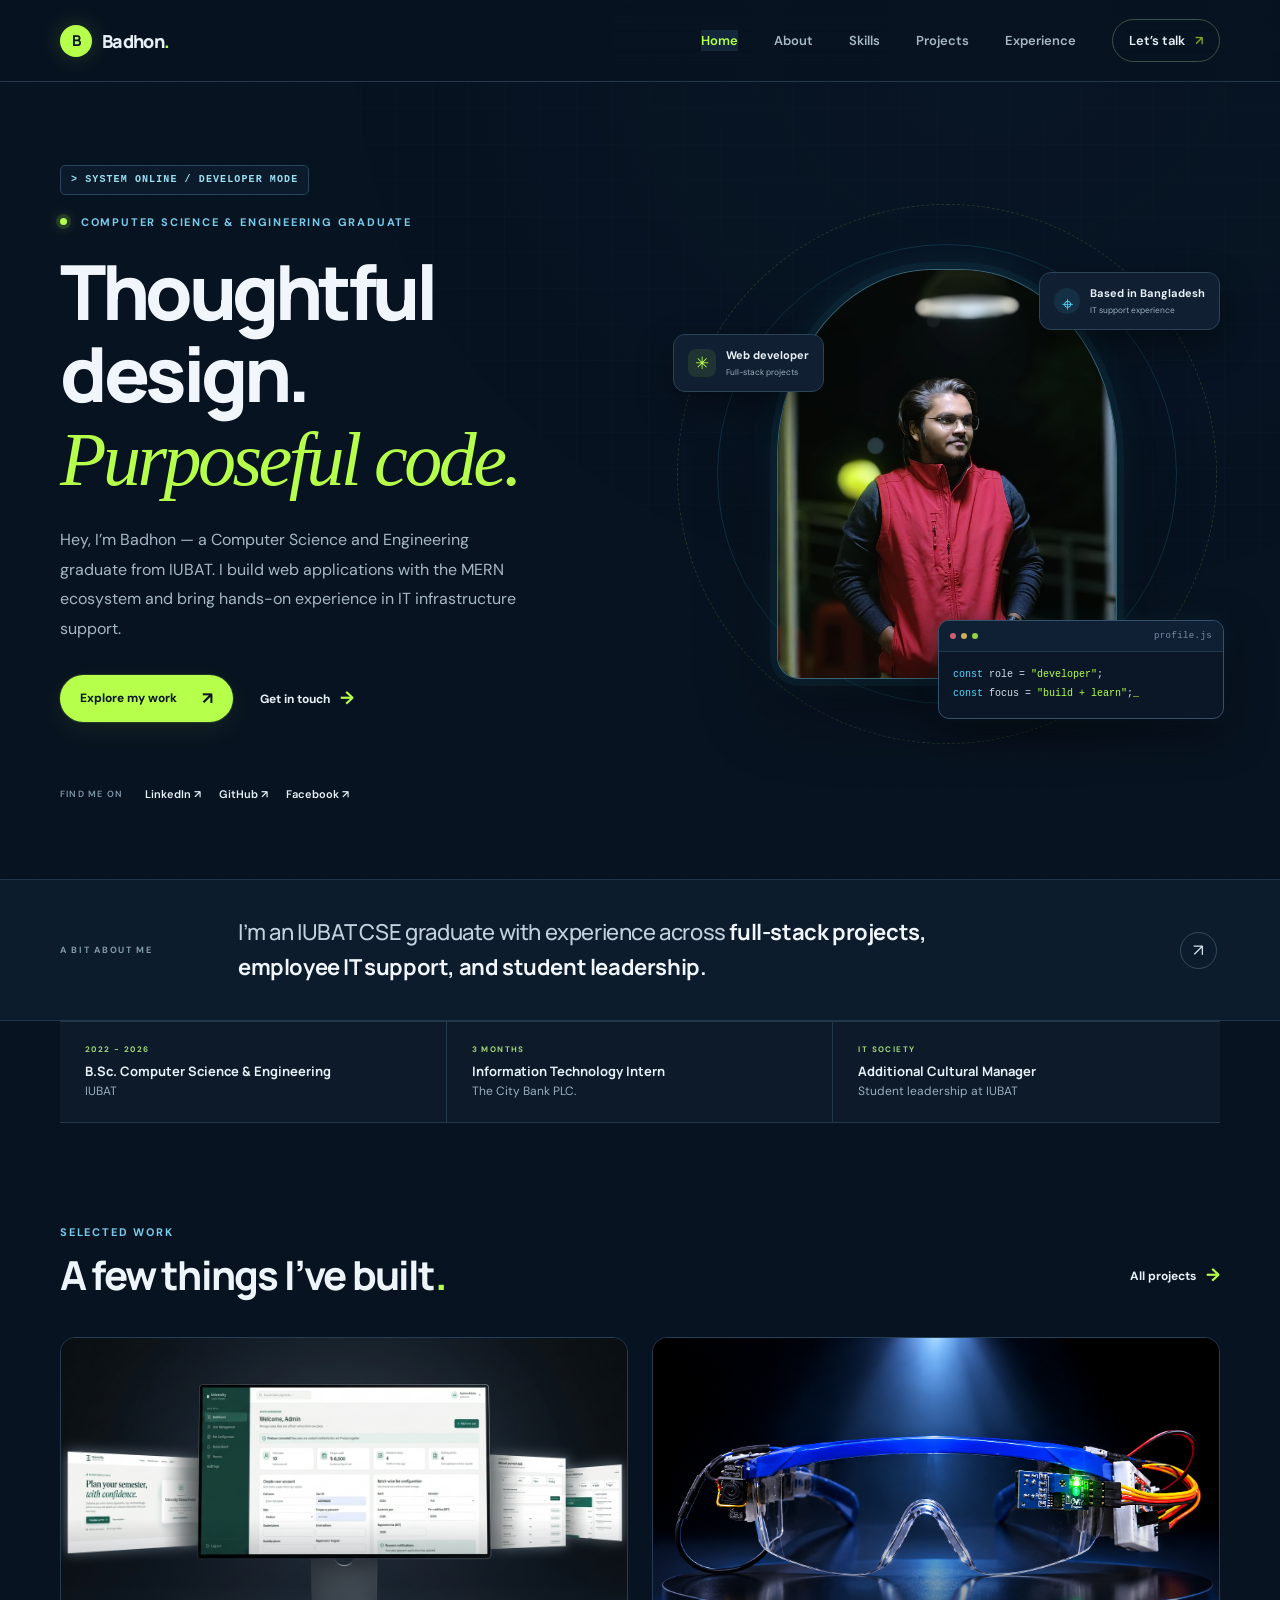
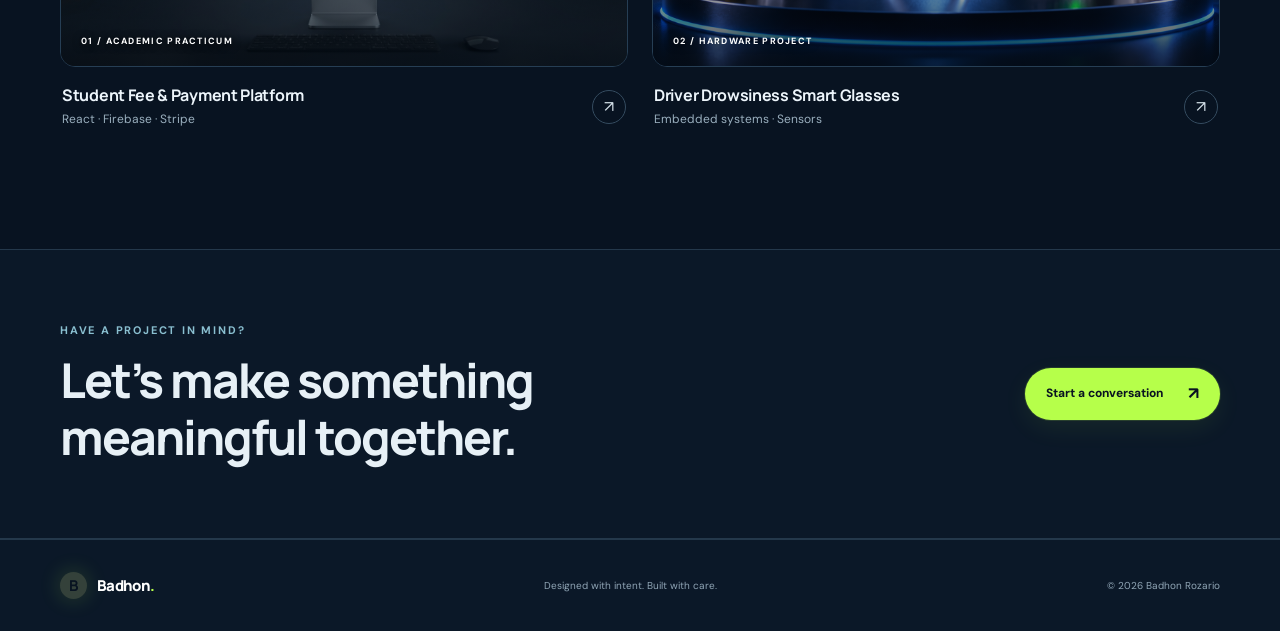
<file: index.html>
<!doctype html>
<html lang="en">
<head>
  <meta charset="utf-8">
  <meta name="viewport" content="width=device-width, initial-scale=1">
  <meta name="theme-color" content="#081321">
  <meta name="description" content="Badhon Rozario is a Computer Science graduate and web developer building thoughtful, user-friendly digital experiences.">
  <title>Badhon Rozario — Web Developer</title>
  <link rel="preconnect" href="https://fonts.googleapis.com">
  <link rel="preconnect" href="https://fonts.gstatic.com" crossorigin>
  <link href="https://fonts.googleapis.com/css2?family=DM+Sans:wght@400;500;600;700&family=Manrope:wght@400;500;600;700;800&display=swap" rel="stylesheet">
  <link rel="stylesheet" href="css/style.css">
  <script src="js/script.js" defer></script>
</head>
<body>
  <header class="site-header"><nav class="nav container" aria-label="Main navigation">
    <a class="brand" href="index.html" aria-label="Badhon Rozario home"><span class="brand-mark">B</span><span>Badhon<span class="brand-dot">.</span></span></a>
    <button class="menu-toggle" aria-label="Open navigation" aria-expanded="false" aria-controls="primary-navigation"><span></span><span></span></button>
    <div class="nav-links" id="primary-navigation"><a class="active" href="index.html">Home</a><a href="about.html">About</a><a href="skills.html">Skills</a><a href="projects.html">Projects</a><a href="experience.html">Experience</a><a class="nav-contact" href="contact.html">Let’s talk <span>↗</span></a></div>
  </nav></header>
  <main>
    <section class="hero container">
      <div class="hero-copy reveal">
        <p class="eyebrow"><span class="status-dot"></span> COMPUTER SCIENCE &amp; ENGINEERING GRADUATE</p>
        <h1>Thoughtful design.<br><span>Purposeful code.</span></h1>
        <p class="hero-lede">Hey, I’m Badhon — a Computer Science and Engineering graduate from IUBAT. I build web applications with the MERN ecosystem and bring hands-on experience in IT infrastructure support.</p>
        <div class="hero-actions"><a class="button button-dark" href="projects.html">Explore my work <span>↗</span></a><a class="text-link" href="contact.html">Get in touch <span>→</span></a></div>
        <div class="hero-social"><span>FIND ME ON</span><a href="https://www.linkedin.com/in/badhon-rozario-1b31371a1" target="_blank" rel="noreferrer">LinkedIn ↗</a><a href="https://github.com/BadhonRozario" target="_blank" rel="noreferrer">GitHub ↗</a><a href="https://www.facebook.com/rozario.badhon.27" target="_blank" rel="noreferrer">Facebook ↗</a></div>
      </div>
      <div class="hero-visual reveal" aria-label="Portrait of Badhon Rozario">
        <div class="visual-orbit orbit-one"></div><div class="visual-orbit orbit-two"></div>
        <div class="portrait-frame"><img src="Images/Badhon.webp" alt="Badhon Rozario" fetchpriority="high"></div>
        <div class="floating-card card-role"><span class="mini-icon">✳</span><span><b>Web developer</b><small>Full-stack projects</small></span></div>
        <div class="floating-card card-location"><span class="location-pin">⌖</span><span><b>Based in Bangladesh</b><small>IT support experience</small></span></div>
        <aside class="terminal-card" aria-label="Developer profile snippet"><span class="terminal-bar"><i></i><i></i><i></i><b>profile.js</b></span><code><i>const</i> role = <b>"developer"</b>;<br><i>const</i> focus = <b>"build + learn"</b>;<span class="terminal-cursor">_</span></code></aside>
      </div>
    </section>
    <section class="intro-strip"><div class="container intro-inner"><span class="intro-label">A BIT ABOUT ME</span><p>I’m an IUBAT CSE graduate with experience across <strong>full-stack projects, employee IT support, and student leadership.</strong></p><a href="about.html" class="circle-link" aria-label="Read more about me">↗</a></div></section>
    <section class="home-highlights container"><div><span>2022 - 2026</span><b>B.Sc. Computer Science & Engineering</b><small>IUBAT</small></div><div><span>3 MONTHS</span><b>Information Technology Intern</b><small>The City Bank PLC.</small></div><div><span>IT SOCIETY</span><b>Additional Cultural Manager</b><small>Student leadership at IUBAT</small></div></section>
    <section class="home-work container section-pad">
      <div class="section-heading"><div><p class="eyebrow">SELECTED WORK</p><h2>A few things I’ve built<span class="brand-dot">.</span></h2></div><a class="text-link" href="projects.html">All projects <span>→</span></a></div>
      <div class="work-grid">
        <a class="work-card" href="projects.html"><div class="work-art project-art-photo"><img class="project-photo" src="Images/projects/student-fee-platform.jpg" alt="Screenshot of the university student fee and payment platform" loading="lazy" decoding="async"><span class="project-photo-shade" aria-hidden="true"></span><span class="art-index">01 / ACADEMIC PRACTICUM</span></div><div class="work-meta"><div><h3>Student Fee &amp; Payment Platform</h3><p>React · Firebase · Stripe</p></div><span class="work-arrow">↗</span></div></a>
        <a class="work-card" href="projects.html"><div class="work-art project-art-photo"><img class="project-photo" src="Images/projects/driver-drowsiness-glasses.png" alt="Photo of the driver drowsiness detection smart glasses prototype" loading="lazy" decoding="async"><span class="project-photo-shade" aria-hidden="true"></span><span class="art-index">02 / HARDWARE PROJECT</span></div><div class="work-meta"><div><h3>Driver Drowsiness Smart Glasses</h3><p>Embedded systems · Sensors</p></div><span class="work-arrow">↗</span></div></a>
      </div>
    </section>
    <section class="cta-band"><div class="container cta-inner"><div><p class="eyebrow">HAVE A PROJECT IN MIND?</p><h2>Let’s make something<br>meaningful together.</h2></div><a class="button button-light" href="contact.html">Start a conversation <span>↗</span></a></div></section>
  </main>
  <footer class="site-footer"><div class="container footer-inner"><a class="brand" href="index.html"><span class="brand-mark">B</span><span>Badhon<span class="brand-dot">.</span></span></a><p>Designed with intent. Built with care.</p><span>© <span data-year></span> Badhon Rozario</span></div></footer>
</body>
</html>
</file>
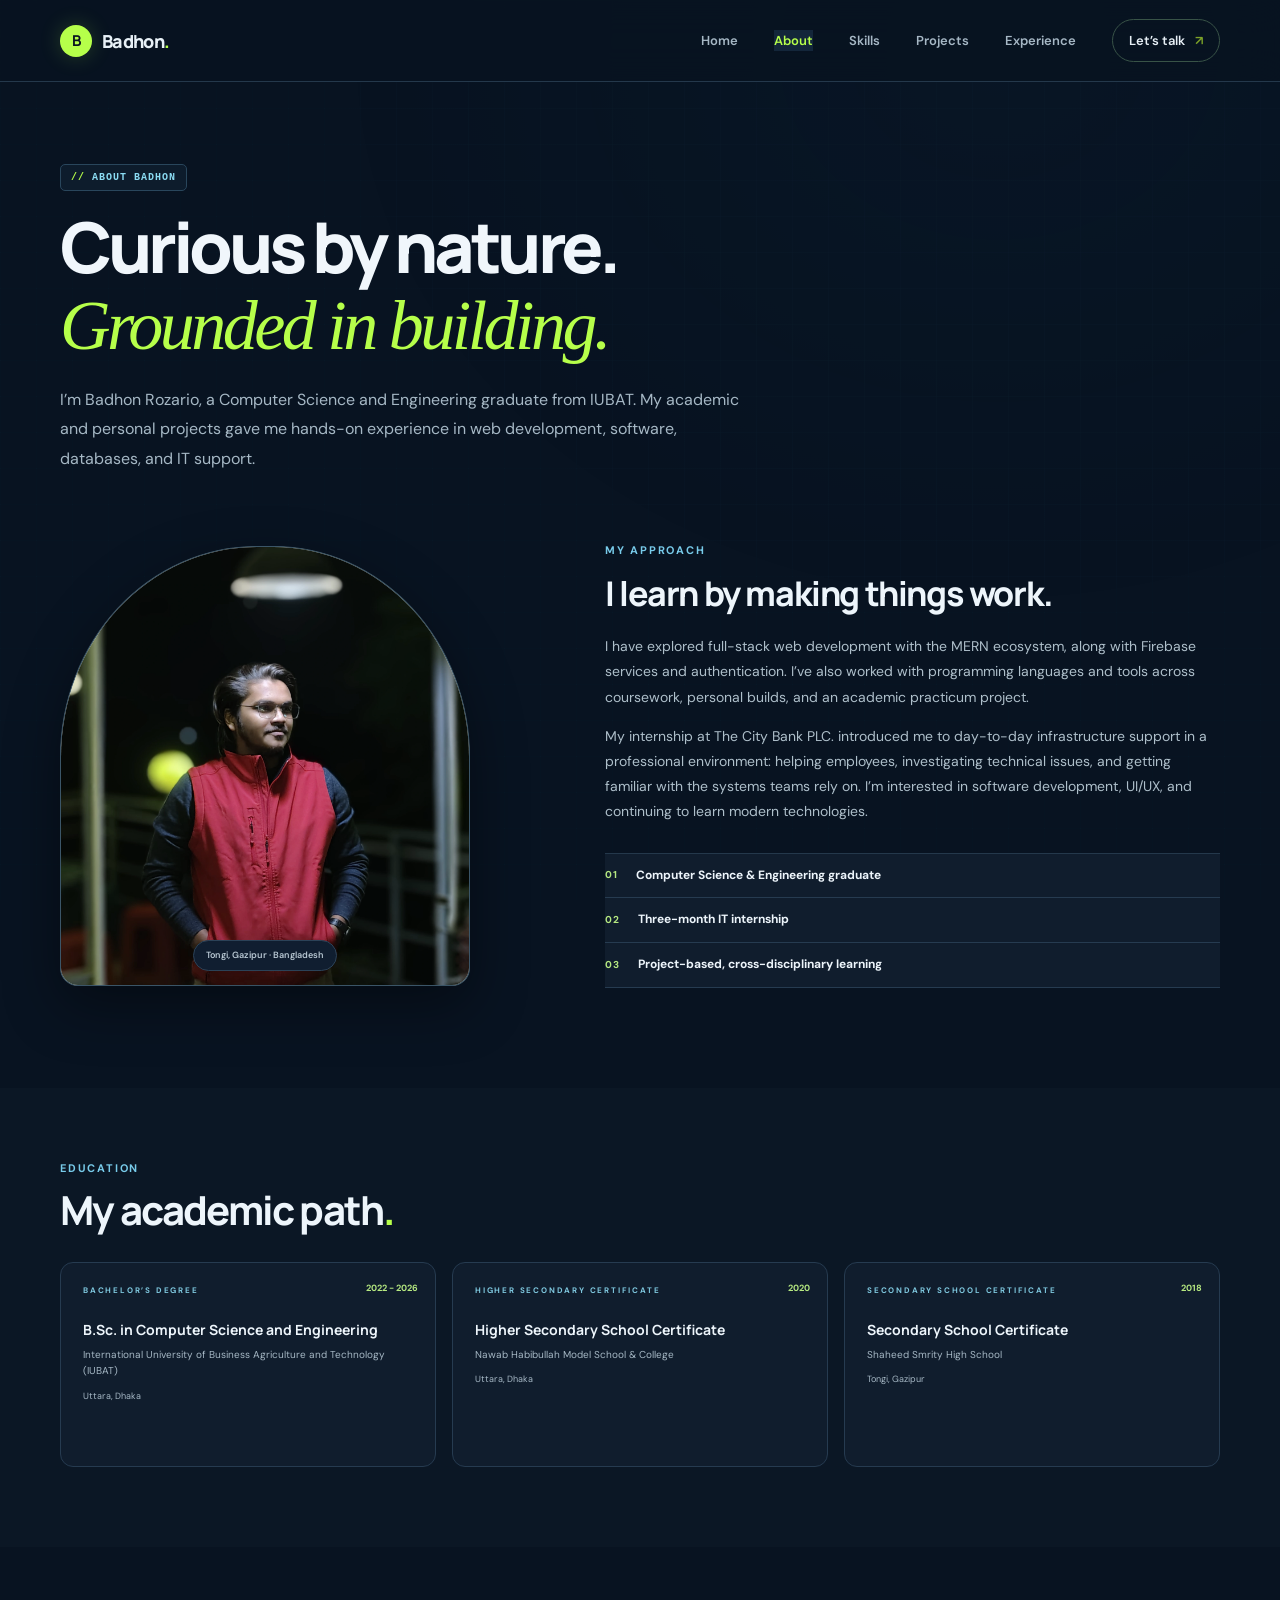
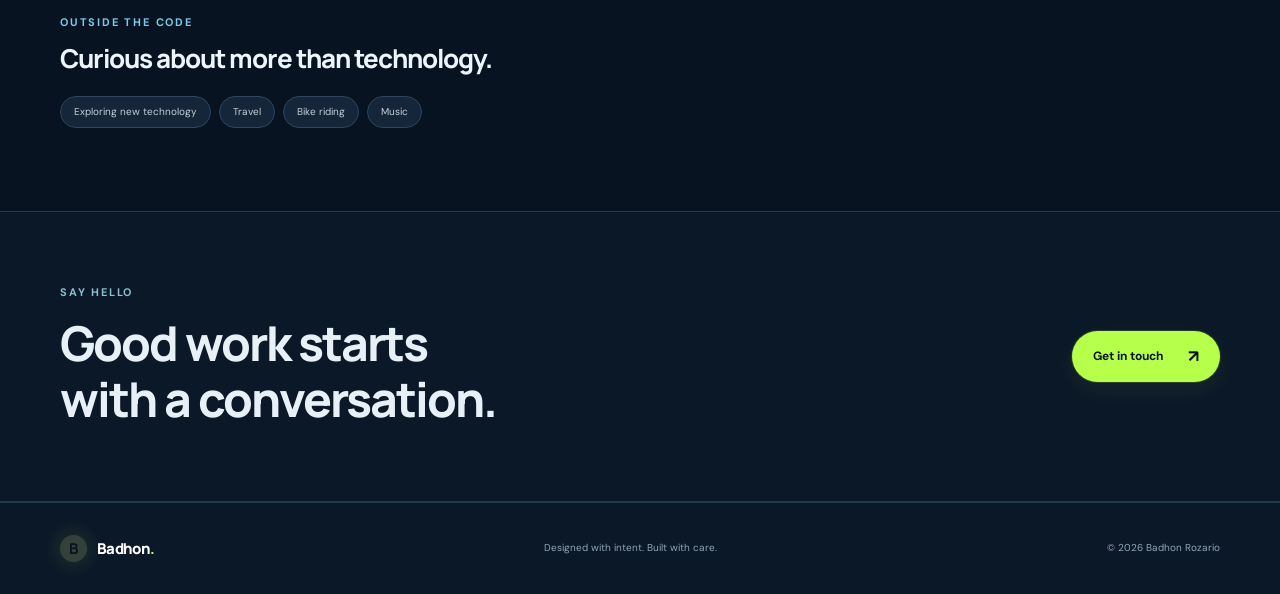
<file: about.html>
<!doctype html>
<html lang="en"><head><meta charset="utf-8"><meta name="viewport" content="width=device-width,initial-scale=1"><meta name="description" content="Badhon Rozario is a Computer Science and Engineering graduate from IUBAT with web development and IT support experience."><title>About - Badhon Rozario</title><link rel="preconnect" href="https://fonts.googleapis.com"><link rel="preconnect" href="https://fonts.gstatic.com" crossorigin><link href="https://fonts.googleapis.com/css2?family=DM+Sans:wght@400;500;600;700&family=Manrope:wght@400;500;600;700;800&display=swap" rel="stylesheet"><link rel="stylesheet" href="css/style.css"><script src="js/script.js" defer></script></head>
<body><header class="site-header"><nav class="nav container" aria-label="Main navigation"><a class="brand" href="index.html"><span class="brand-mark">B</span><span>Badhon<span class="brand-dot">.</span></span></a><button class="menu-toggle" aria-label="Open navigation" aria-expanded="false" aria-controls="primary-navigation"><span></span><span></span></button><div class="nav-links" id="primary-navigation"><a href="index.html">Home</a><a class="active" href="about.html">About</a><a href="skills.html">Skills</a><a href="projects.html">Projects</a><a href="experience.html">Experience</a><a class="nav-contact" href="contact.html">Let’s talk <span>↗</span></a></div></nav></header>
<main><section class="page-hero container"><p class="eyebrow">ABOUT BADHON</p><h1>Curious by nature.<br><span>Grounded in building.</span></h1><p class="page-lede">I’m Badhon Rozario, a Computer Science and Engineering graduate from IUBAT. My academic and personal projects gave me hands-on experience in web development, software, databases, and IT support.</p></section>
<section class="about-layout container"><div class="about-photo reveal"><img src="Images/Badhon.webp" alt="Badhon Rozario" loading="lazy"><span class="photo-note">Tongi, Gazipur · Bangladesh</span></div><div class="about-copy reveal"><p class="eyebrow">MY APPROACH</p><h2>I learn by making things work.</h2><p>I have explored full-stack web development with the MERN ecosystem, along with Firebase services and authentication. I’ve also worked with programming languages and tools across coursework, personal builds, and an academic practicum project.</p><p>My internship at The City Bank PLC. introduced me to day-to-day infrastructure support in a professional environment: helping employees, investigating technical issues, and getting familiar with the systems teams rely on. I’m interested in software development, UI/UX, and continuing to learn modern technologies.</p><div class="about-facts"><div><span>01</span><b>Computer Science & Engineering graduate</b></div><div><span>02</span><b>Three-month IT internship</b></div><div><span>03</span><b>Project-based, cross-disciplinary learning</b></div></div></div></section>
<section class="education-section"><div class="container"><div class="section-heading"><div><p class="eyebrow">EDUCATION</p><h2>My academic path<span class="brand-dot">.</span></h2></div></div><div class="education-grid"><article class="education-card"><span class="education-year">2022 - 2026</span><p class="eyebrow">BACHELOR’S DEGREE</p><h3>B.Sc. in Computer Science and Engineering</h3><p>International University of Business Agriculture and Technology (IUBAT)</p><span class="education-place">Uttara, Dhaka</span></article><article class="education-card"><span class="education-year">2020</span><p class="eyebrow">HIGHER SECONDARY CERTIFICATE</p><h3>Higher Secondary School Certificate</h3><p>Nawab Habibullah Model School & College</p><span class="education-place">Uttara, Dhaka</span></article><article class="education-card"><span class="education-year">2018</span><p class="eyebrow">SECONDARY SCHOOL CERTIFICATE</p><h3>Secondary School Certificate</h3><p>Shaheed Smrity High School</p><span class="education-place">Tongi, Gazipur</span></article></div></div></section>
<section class="interests-section container"><p class="eyebrow">OUTSIDE THE CODE</p><h2>Curious about more than technology.</h2><div class="interest-tags"><span>Exploring new technology</span><span>Travel</span><span>Bike riding</span><span>Music</span></div></section><section class="cta-band"><div class="container cta-inner"><div><p class="eyebrow">SAY HELLO</p><h2>Good work starts<br>with a conversation.</h2></div><a class="button button-light" href="contact.html">Get in touch <span>↗</span></a></div></section></main>
<footer class="site-footer"><div class="container footer-inner"><a class="brand" href="index.html"><span class="brand-mark">B</span><span>Badhon<span class="brand-dot">.</span></span></a><p>Designed with intent. Built with care.</p><span>© <span data-year></span> Badhon Rozario</span></div></footer></body></html>
</file>
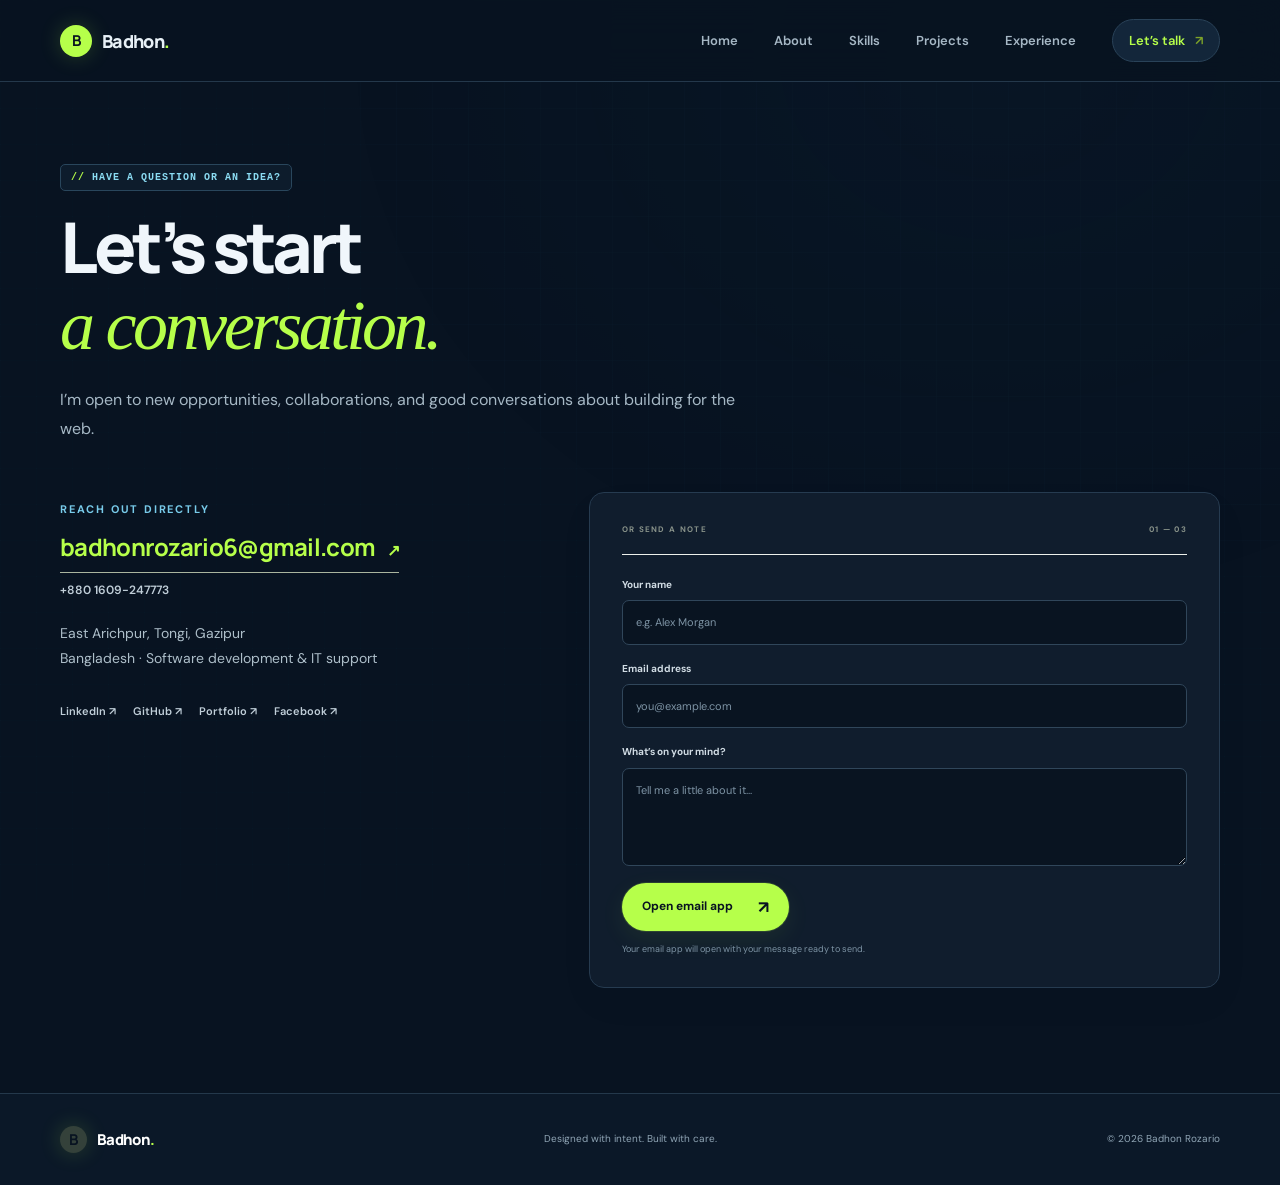
<file: contact.html>
<!doctype html>
<html lang="en"><head><meta charset="utf-8"><meta name="viewport" content="width=device-width,initial-scale=1"><meta name="description" content="Contact Badhon Rozario about web development opportunities and collaborations."><title>Contact — Badhon Rozario</title><link rel="preconnect" href="https://fonts.googleapis.com"><link rel="preconnect" href="https://fonts.gstatic.com" crossorigin><link href="https://fonts.googleapis.com/css2?family=DM+Sans:wght@400;500;600;700&family=Manrope:wght@400;500;600;700;800&display=swap" rel="stylesheet"><link rel="stylesheet" href="css/style.css"><script src="js/script.js" defer></script></head>
<body><header class="site-header"><nav class="nav container" aria-label="Main navigation"><a class="brand" href="index.html"><span class="brand-mark">B</span><span>Badhon<span class="brand-dot">.</span></span></a><button class="menu-toggle" aria-label="Open navigation" aria-expanded="false" aria-controls="primary-navigation"><span></span><span></span></button><div class="nav-links" id="primary-navigation"><a href="index.html">Home</a><a href="about.html">About</a><a href="skills.html">Skills</a><a href="projects.html">Projects</a><a href="experience.html">Experience</a><a class="nav-contact active" href="contact.html">Let’s talk <span>↗</span></a></div></nav></header>
<main><section class="page-hero contact-hero container"><p class="eyebrow">HAVE A QUESTION OR AN IDEA?</p><h1>Let’s start<br><span>a conversation.</span></h1><p class="page-lede">I’m open to new opportunities, collaborations, and good conversations about building for the web.</p></section>
<section class="contact-layout container"><div class="contact-sidebar reveal"><p class="eyebrow">REACH OUT DIRECTLY</p><a class="contact-email" href="mailto:badhonrozario6@gmail.com">badhonrozario6@gmail.com <span>↗</span></a><a class="contact-phone" href="tel:+8801609247773">+880 1609-247773</a><p class="contact-small">East Arichpur, Tongi, Gazipur<br>Bangladesh · Software development &amp; IT support</p><div class="contact-social"><a href="https://www.linkedin.com/in/badhon-rozario-1b31371a1" target="_blank" rel="noreferrer">LinkedIn ↗</a><a href="https://github.com/BadhonRozario" target="_blank" rel="noreferrer">GitHub ↗</a><a href="https://badhonrozario.github.io/Portfolio/" target="_blank" rel="noreferrer">Portfolio ↗</a><a href="https://www.facebook.com/rozario.badhon.27" target="_blank" rel="noreferrer">Facebook ↗</a></div></div><form class="contact-form reveal" id="contact-form"><div class="form-heading"><span>OR SEND A NOTE</span><span>01 — 03</span></div><label for="name">Your name</label><input id="name" name="name" type="text" placeholder="e.g. Alex Morgan" autocomplete="name" required><label for="email">Email address</label><input id="email" name="email" type="email" placeholder="you@example.com" autocomplete="email" required><label for="message">What’s on your mind?</label><textarea id="message" name="message" rows="4" placeholder="Tell me a little about it..." required></textarea><button class="button button-dark" type="submit">Open email app <span>↗</span></button><p class="form-note" id="form-note" aria-live="polite">Your email app will open with your message ready to send.</p></form></section></main>
<footer class="site-footer"><div class="container footer-inner"><a class="brand" href="index.html"><span class="brand-mark">B</span><span>Badhon<span class="brand-dot">.</span></span></a><p>Designed with intent. Built with care.</p><span>© <span data-year></span> Badhon Rozario</span></div></footer></body></html>
</file>
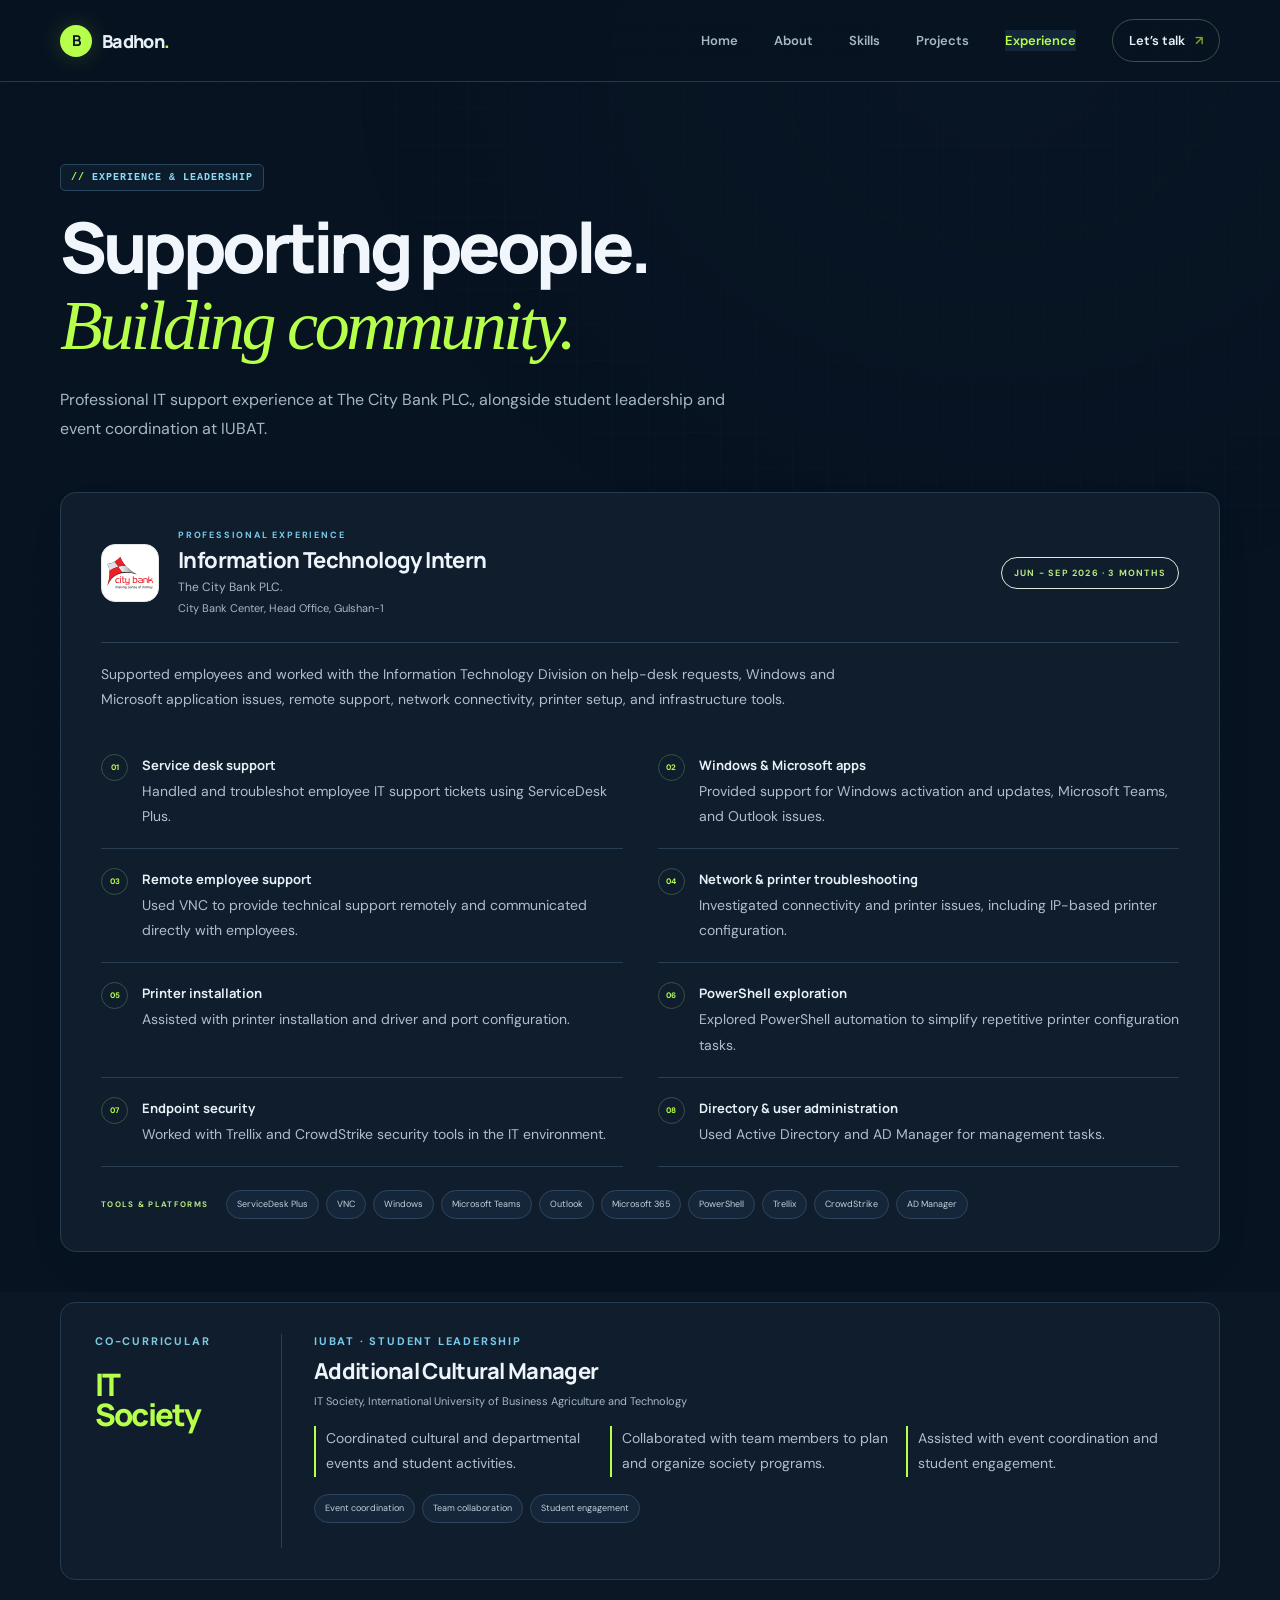
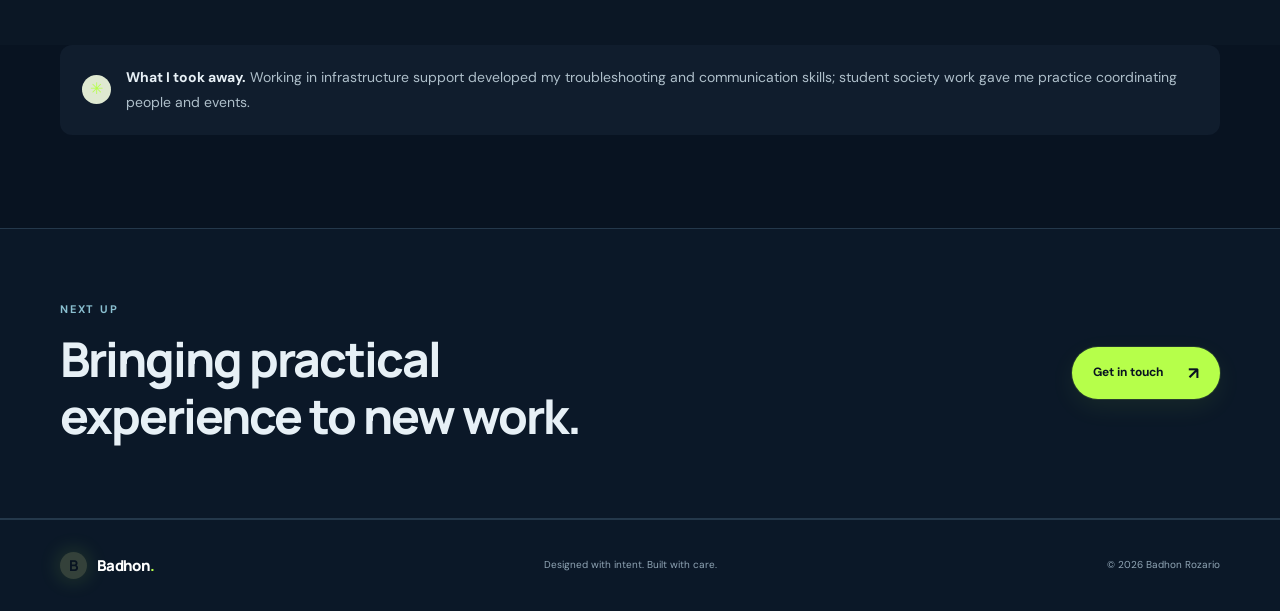
<file: experience.html>
<!doctype html>
<html lang="en"><head><meta charset="utf-8"><meta name="viewport" content="width=device-width,initial-scale=1"><meta name="description" content="IT support internship at The City Bank PLC. and leadership experience with IT Society, IUBAT."><title>Experience - Badhon Rozario</title><link rel="preconnect" href="https://fonts.googleapis.com"><link rel="preconnect" href="https://fonts.gstatic.com" crossorigin><link href="https://fonts.googleapis.com/css2?family=DM+Sans:wght@400;500;600;700&family=Manrope:wght@400;500;600;700;800&display=swap" rel="stylesheet"><link rel="stylesheet" href="css/style.css?v=experience-address-2"><script src="js/script.js" defer></script></head>
<body><header class="site-header"><nav class="nav container" aria-label="Main navigation"><a class="brand" href="index.html"><span class="brand-mark">B</span><span>Badhon<span class="brand-dot">.</span></span></a><button class="menu-toggle" aria-label="Open navigation" aria-expanded="false" aria-controls="primary-navigation"><span></span><span></span></button><div class="nav-links" id="primary-navigation"><a href="index.html">Home</a><a href="about.html">About</a><a href="skills.html">Skills</a><a href="projects.html">Projects</a><a class="active" href="experience.html">Experience</a><a class="nav-contact" href="contact.html">Let’s talk <span>↗</span></a></div></nav></header>
<main><section class="page-hero container"><p class="eyebrow">EXPERIENCE & LEADERSHIP</p><h1>Supporting people.<br><span>Building community.</span></h1><p class="page-lede">Professional IT support experience at The City Bank PLC., alongside student leadership and event coordination at IUBAT.</p></section>
<section class="experience-wrap container"><article class="experience-card reveal"><div class="experience-top"><div class="experience-brand"><span class="experience-logo"><img src="Images/city-bank-logo.svg" alt="The City Bank PLC logo"></span><div><p class="eyebrow">PROFESSIONAL EXPERIENCE</p><h2>Information Technology Intern</h2><p class="experience-company">The City Bank PLC.</p><p class="experience-address">City Bank Center, Head Office, Gulshan-1</p></div></div><span class="experience-duration">JUN - SEP 2026 · 3 MONTHS</span></div><div class="experience-rule"></div><p class="experience-summary">Supported employees and worked with the Information Technology Division on help-desk requests, Windows and Microsoft application issues, remote support, network connectivity, printer setup, and infrastructure tools.</p><div class="responsibility-grid"><section class="responsibility"><span class="responsibility-icon">01</span><div><h3>Service desk support</h3><p>Handled and troubleshot employee IT support tickets using ServiceDesk Plus.</p></div></section><section class="responsibility"><span class="responsibility-icon">02</span><div><h3>Windows & Microsoft apps</h3><p>Provided support for Windows activation and updates, Microsoft Teams, and Outlook issues.</p></div></section><section class="responsibility"><span class="responsibility-icon">03</span><div><h3>Remote employee support</h3><p>Used VNC to provide technical support remotely and communicated directly with employees.</p></div></section><section class="responsibility"><span class="responsibility-icon">04</span><div><h3>Network & printer troubleshooting</h3><p>Investigated connectivity and printer issues, including IP-based printer configuration.</p></div></section><section class="responsibility"><span class="responsibility-icon">05</span><div><h3>Printer installation</h3><p>Assisted with printer installation and driver and port configuration.</p></div></section><section class="responsibility"><span class="responsibility-icon">06</span><div><h3>PowerShell exploration</h3><p>Explored PowerShell automation to simplify repetitive printer configuration tasks.</p></div></section><section class="responsibility"><span class="responsibility-icon">07</span><div><h3>Endpoint security</h3><p>Worked with Trellix and CrowdStrike security tools in the IT environment.</p></div></section><section class="responsibility"><span class="responsibility-icon">08</span><div><h3>Directory & user administration</h3><p>Used Active Directory and AD Manager for management tasks.</p></div></section></div><div class="experience-tools"><span>TOOLS & PLATFORMS</span><div class="project-tags"><span>ServiceDesk Plus</span><span>VNC</span><span>Windows</span><span>Microsoft Teams</span><span>Outlook</span><span>Microsoft 365</span><span>PowerShell</span><span>Trellix</span><span>CrowdStrike</span><span>AD Manager</span></div></div></article></section>
<section class="leadership-section"><div class="container leadership-card"><div class="leadership-aside"><p class="eyebrow">CO-CURRICULAR</p><span class="society-mark">IT<br>Society</span></div><div class="leadership-content"><p class="eyebrow">IUBAT · STUDENT LEADERSHIP</p><h2>Additional Cultural Manager</h2><p class="leadership-subtitle">IT Society, International University of Business Agriculture and Technology</p><div class="leadership-points"><p>Coordinated cultural and departmental events and student activities.</p><p>Collaborated with team members to plan and organize society programs.</p><p>Assisted with event coordination and student engagement.</p></div><div class="project-tags"><span>Event coordination</span><span>Team collaboration</span><span>Student engagement</span></div></div></div></section>
<section class="learning-note container"><span class="note-icon">✳</span><p><b>What I took away.</b> Working in infrastructure support developed my troubleshooting and communication skills; student society work gave me practice coordinating people and events.</p></section><section class="cta-band"><div class="container cta-inner"><div><p class="eyebrow">NEXT UP</p><h2>Bringing practical<br>experience to new work.</h2></div><a class="button button-light" href="contact.html">Get in touch <span>↗</span></a></div></section></main>
<footer class="site-footer"><div class="container footer-inner"><a class="brand" href="index.html"><span class="brand-mark">B</span><span>Badhon<span class="brand-dot">.</span></span></a><p>Designed with intent. Built with care.</p><span>© <span data-year></span> Badhon Rozario</span></div></footer></body></html>
</file>
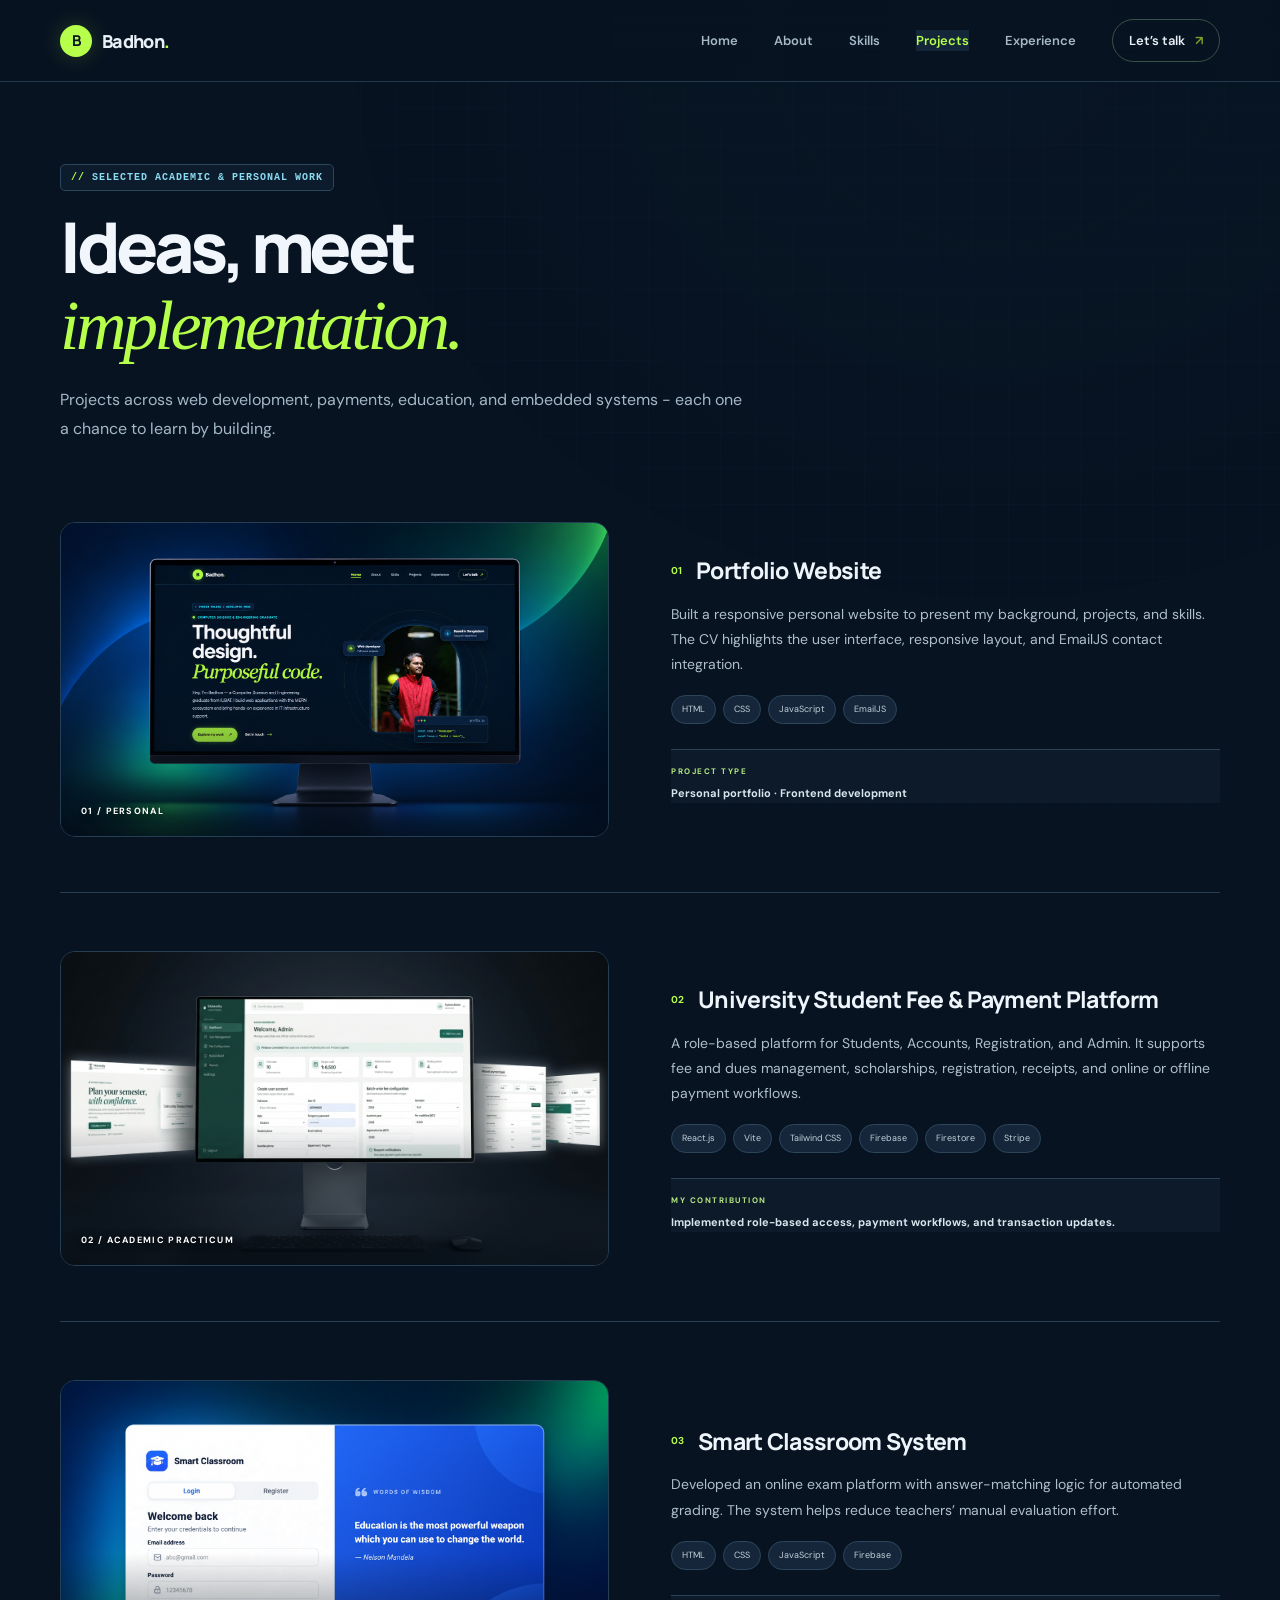
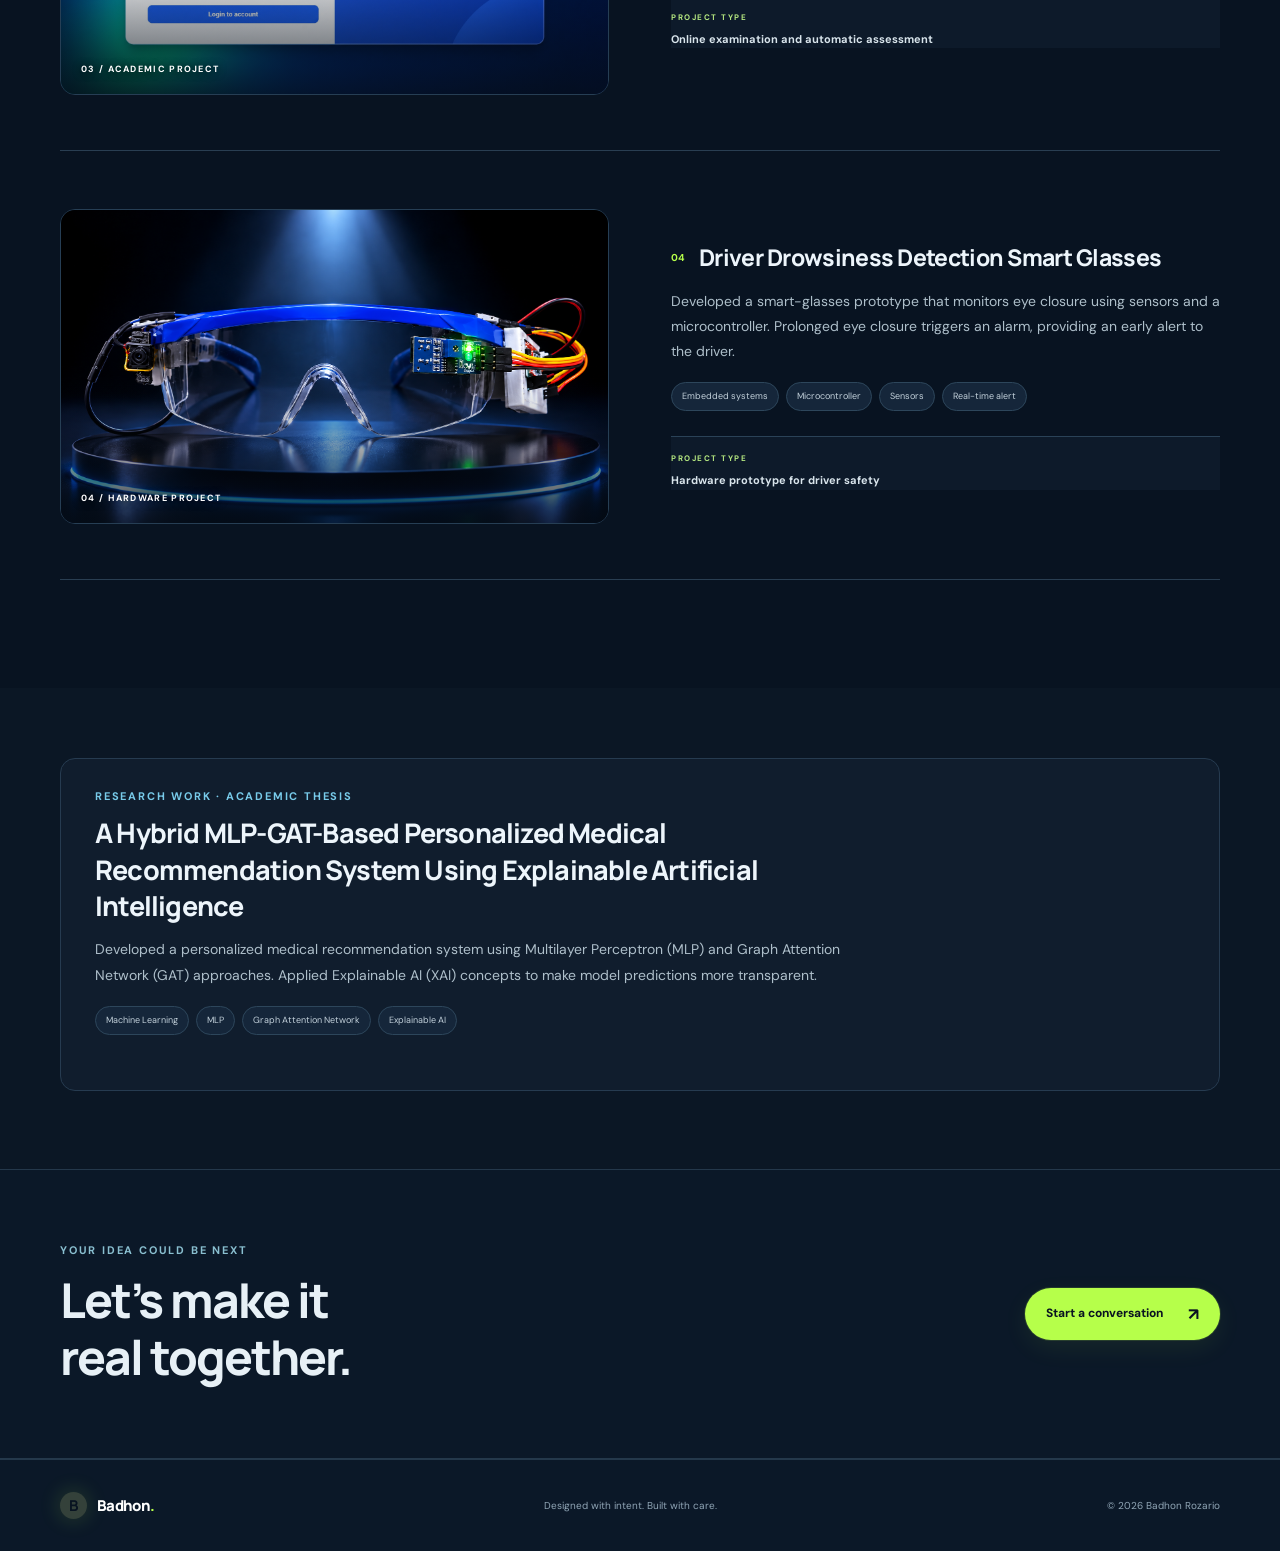
<file: projects.html>
<!doctype html>
<html lang="en"><head><meta charset="utf-8"><meta name="viewport" content="width=device-width,initial-scale=1"><meta name="description" content="Academic and personal software projects by Badhon Rozario, including web platforms, embedded systems, and applied AI research."><title>Projects - Badhon Rozario</title><link rel="preconnect" href="https://fonts.googleapis.com"><link rel="preconnect" href="https://fonts.gstatic.com" crossorigin><link href="https://fonts.googleapis.com/css2?family=DM+Sans:wght@400;500;600;700&family=Manrope:wght@400;500;600;700;800&display=swap" rel="stylesheet"><link rel="stylesheet" href="css/style.css"><script src="js/script.js" defer></script></head>
<body><header class="site-header"><nav class="nav container" aria-label="Main navigation"><a class="brand" href="index.html"><span class="brand-mark">B</span><span>Badhon<span class="brand-dot">.</span></span></a><button class="menu-toggle" aria-label="Open navigation" aria-expanded="false" aria-controls="primary-navigation"><span></span><span></span></button><div class="nav-links" id="primary-navigation"><a href="index.html">Home</a><a href="about.html">About</a><a href="skills.html">Skills</a><a class="active" href="projects.html">Projects</a><a href="experience.html">Experience</a><a class="nav-contact" href="contact.html">Let’s talk <span>↗</span></a></div></nav></header>
<main><section class="page-hero container"><p class="eyebrow">SELECTED ACADEMIC & PERSONAL WORK</p><h1>Ideas, meet<br><span>implementation.</span></h1><p class="page-lede">Projects across web development, payments, education, and embedded systems - each one a chance to learn by building.</p></section>
<section class="projects-list container">
<article class="project-entry reveal"><div class="project-art project-art-photo"><img class="project-photo" src="Images/projects/portfolio-website.png" alt="Screenshot of Badhon Rozario’s portfolio website" loading="lazy" decoding="async"><span class="project-photo-shade" aria-hidden="true"></span><span class="art-index">01 / PERSONAL</span></div><div class="project-details"><div class="project-title-line"><span>01</span><h2>Portfolio Website</h2></div><p>Built a responsive personal website to present my background, projects, and skills. The CV highlights the user interface, responsive layout, and EmailJS contact integration.</p><div class="project-tags"><span>HTML</span><span>CSS</span><span>JavaScript</span><span>EmailJS</span></div><div class="project-outcome"><span>PROJECT TYPE</span><b>Personal portfolio · Frontend development</b></div></div></article>
<article class="project-entry reveal"><div class="project-art project-art-photo"><img class="project-photo" src="Images/projects/student-fee-platform.jpg" alt="Screenshot of the university student fee and payment platform" loading="lazy" decoding="async"><span class="project-photo-shade" aria-hidden="true"></span><span class="art-index">02 / ACADEMIC PRACTICUM</span></div><div class="project-details"><div class="project-title-line"><span>02</span><h2>University Student Fee &amp; Payment Platform</h2></div><p>A role-based platform for Students, Accounts, Registration, and Admin. It supports fee and dues management, scholarships, registration, receipts, and online or offline payment workflows.</p><div class="project-tags"><span>React.js</span><span>Vite</span><span>Tailwind CSS</span><span>Firebase</span><span>Firestore</span><span>Stripe</span></div><div class="project-outcome"><span>MY CONTRIBUTION</span><b>Implemented role-based access, payment workflows, and transaction updates.</b></div></div></article>
<article class="project-entry reveal"><div class="project-art project-art-photo"><img class="project-photo" src="Images/projects/smart-classroom.png" alt="Screenshot of the smart classroom online examination system" loading="lazy" decoding="async"><span class="project-photo-shade" aria-hidden="true"></span><span class="art-index">03 / ACADEMIC PROJECT</span></div><div class="project-details"><div class="project-title-line"><span>03</span><h2>Smart Classroom System</h2></div><p>Developed an online exam platform with answer-matching logic for automated grading. The system helps reduce teachers’ manual evaluation effort.</p><div class="project-tags"><span>HTML</span><span>CSS</span><span>JavaScript</span><span>Firebase</span></div><div class="project-outcome"><span>PROJECT TYPE</span><b>Online examination and automatic assessment</b></div></div></article>
<article class="project-entry reveal"><div class="project-art project-art-photo"><img class="project-photo" src="Images/projects/driver-drowsiness-glasses.png" alt="Photo of the driver drowsiness detection smart glasses prototype" loading="lazy" decoding="async"><span class="project-photo-shade" aria-hidden="true"></span><span class="art-index">04 / HARDWARE PROJECT</span></div><div class="project-details"><div class="project-title-line"><span>04</span><h2>Driver Drowsiness Detection Smart Glasses</h2></div><p>Developed a smart-glasses prototype that monitors eye closure using sensors and a microcontroller. Prolonged eye closure triggers an alarm, providing an early alert to the driver.</p><div class="project-tags"><span>Embedded systems</span><span>Microcontroller</span><span>Sensors</span><span>Real-time alert</span></div><div class="project-outcome"><span>PROJECT TYPE</span><b>Hardware prototype for driver safety</b></div></div></article>
</section>
<section class="research-section"><div class="container research-card"><div><p class="eyebrow">RESEARCH WORK · ACADEMIC THESIS</p><h2>A Hybrid MLP-GAT-Based Personalized Medical Recommendation System Using Explainable Artificial Intelligence</h2><p>Developed a personalized medical recommendation system using Multilayer Perceptron (MLP) and Graph Attention Network (GAT) approaches. Applied Explainable AI (XAI) concepts to make model predictions more transparent.</p><div class="project-tags"><span>Machine Learning</span><span>MLP</span><span>Graph Attention Network</span><span>Explainable AI</span></div></div></div></section>
<section class="cta-band"><div class="container cta-inner"><div><p class="eyebrow">YOUR IDEA COULD BE NEXT</p><h2>Let’s make it<br>real together.</h2></div><a class="button button-light" href="contact.html">Start a conversation <span>↗</span></a></div></section></main>
<footer class="site-footer"><div class="container footer-inner"><a class="brand" href="index.html"><span class="brand-mark">B</span><span>Badhon<span class="brand-dot">.</span></span></a><p>Designed with intent. Built with care.</p><span>© <span data-year></span> Badhon Rozario</span></div></footer></body></html>
</file>
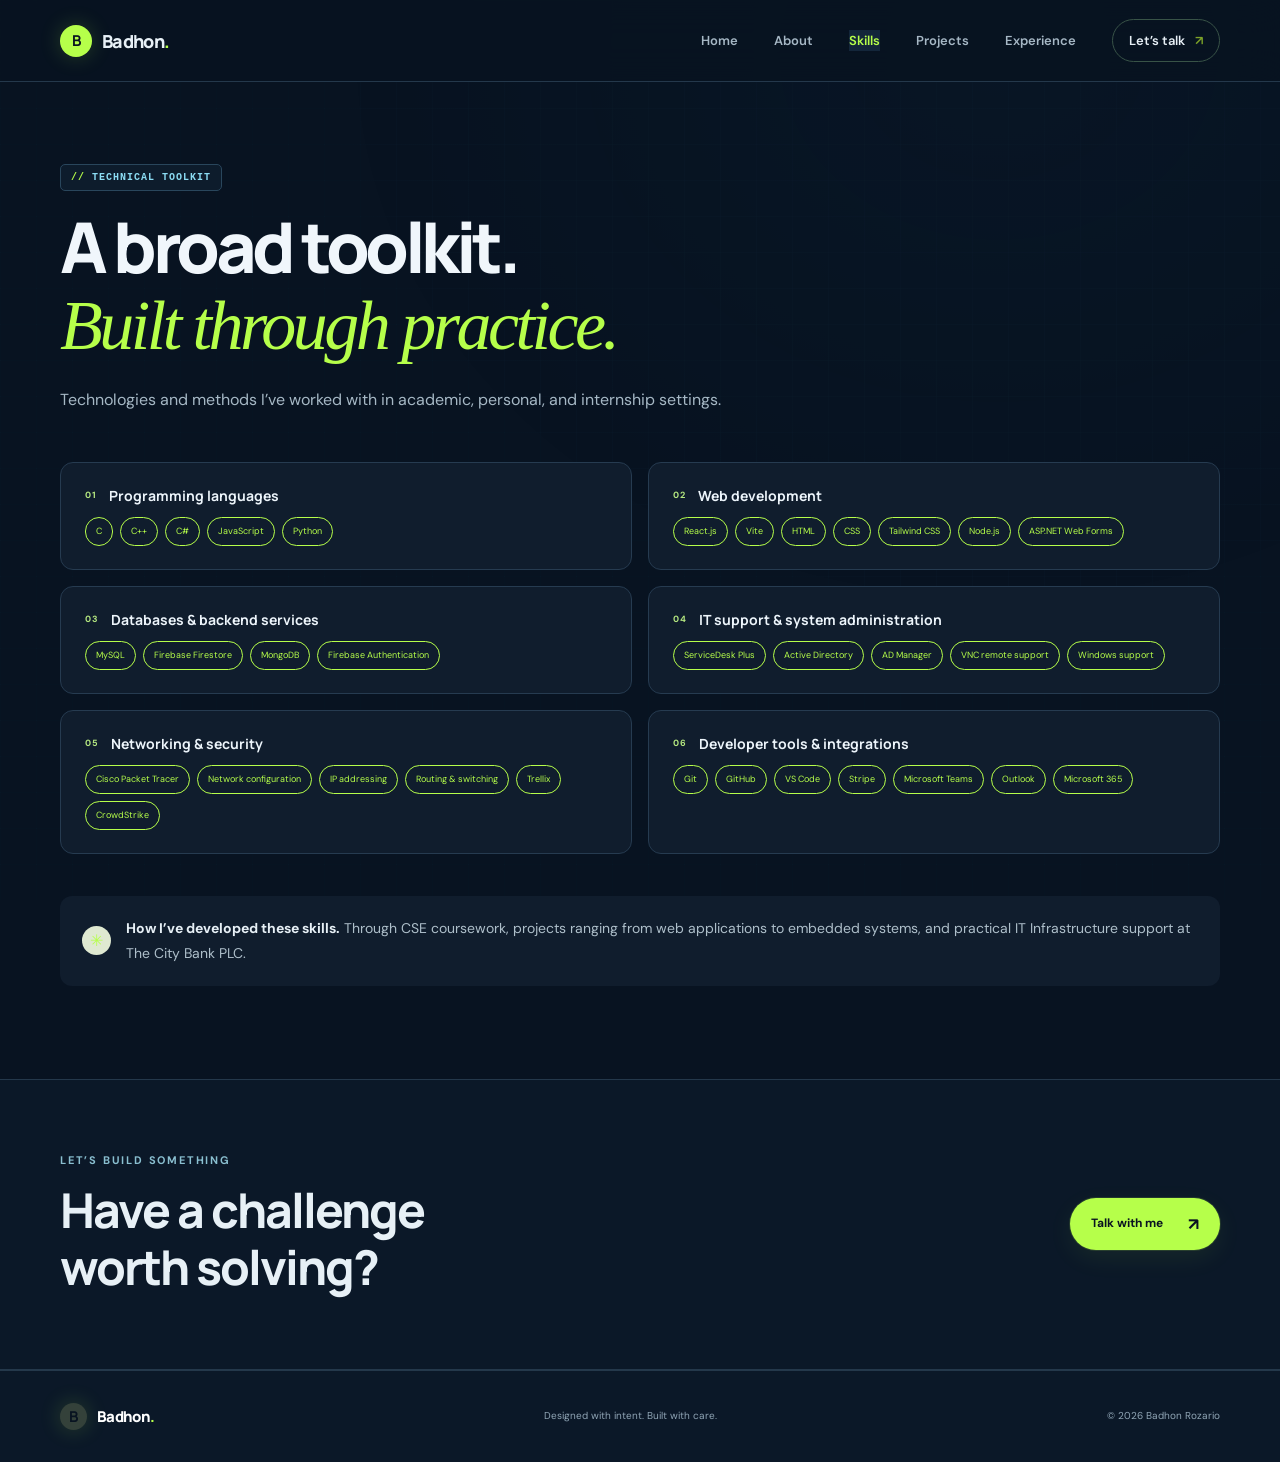
<file: skills.html>
<!doctype html>
<html lang="en"><head><meta charset="utf-8"><meta name="viewport" content="width=device-width,initial-scale=1"><meta name="description" content="Badhon Rozario’s technical skills across programming, web development, databases, networking, and IT support."><title>Skills - Badhon Rozario</title><link rel="preconnect" href="https://fonts.googleapis.com"><link rel="preconnect" href="https://fonts.gstatic.com" crossorigin><link href="https://fonts.googleapis.com/css2?family=DM+Sans:wght@400;500;600;700&family=Manrope:wght@400;500;600;700;800&display=swap" rel="stylesheet"><link rel="stylesheet" href="css/style.css"><script src="js/script.js" defer></script></head>
<body><header class="site-header"><nav class="nav container" aria-label="Main navigation"><a class="brand" href="index.html"><span class="brand-mark">B</span><span>Badhon<span class="brand-dot">.</span></span></a><button class="menu-toggle" aria-label="Open navigation" aria-expanded="false" aria-controls="primary-navigation"><span></span><span></span></button><div class="nav-links" id="primary-navigation"><a href="index.html">Home</a><a href="about.html">About</a><a class="active" href="skills.html">Skills</a><a href="projects.html">Projects</a><a href="experience.html">Experience</a><a class="nav-contact" href="contact.html">Let’s talk <span>↗</span></a></div></nav></header>
<main><section class="page-hero container"><p class="eyebrow">TECHNICAL TOOLKIT</p><h1>A broad toolkit.<br><span>Built through practice.</span></h1><p class="page-lede">Technologies and methods I’ve worked with in academic, personal, and internship settings.</p></section>
<section class="skill-groups container"><article class="skill-group reveal"><div class="skill-group-head"><span>01</span><h2>Programming languages</h2></div><div class="skill-tags"><span>C</span><span>C++</span><span>C#</span><span>JavaScript</span><span>Python</span></div></article><article class="skill-group reveal"><div class="skill-group-head"><span>02</span><h2>Web development</h2></div><div class="skill-tags"><span>React.js</span><span>Vite</span><span>HTML</span><span>CSS</span><span>Tailwind CSS</span><span>Node.js</span><span>ASP.NET Web Forms</span></div></article><article class="skill-group reveal"><div class="skill-group-head"><span>03</span><h2>Databases & backend services</h2></div><div class="skill-tags"><span>MySQL</span><span>Firebase Firestore</span><span>MongoDB</span><span>Firebase Authentication</span></div></article><article class="skill-group reveal"><div class="skill-group-head"><span>04</span><h2>IT support & system administration</h2></div><div class="skill-tags"><span>ServiceDesk Plus</span><span>Active Directory</span><span>AD Manager</span><span>VNC remote support</span><span>Windows support</span></div></article><article class="skill-group reveal"><div class="skill-group-head"><span>05</span><h2>Networking & security</h2></div><div class="skill-tags"><span>Cisco Packet Tracer</span><span>Network configuration</span><span>IP addressing</span><span>Routing & switching</span><span>Trellix</span><span>CrowdStrike</span></div></article><article class="skill-group reveal"><div class="skill-group-head"><span>06</span><h2>Developer tools & integrations</h2></div><div class="skill-tags"><span>Git</span><span>GitHub</span><span>VS Code</span><span>Stripe</span><span>Microsoft Teams</span><span>Outlook</span><span>Microsoft 365</span></div></article></section>
<section class="learning-note container"><span class="note-icon">✳</span><p><b>How I’ve developed these skills.</b> Through CSE coursework, projects ranging from web applications to embedded systems, and practical IT Infrastructure support at The City Bank PLC.</p></section><section class="cta-band"><div class="container cta-inner"><div><p class="eyebrow">LET’S BUILD SOMETHING</p><h2>Have a challenge<br>worth solving?</h2></div><a class="button button-light" href="contact.html">Talk with me <span>↗</span></a></div></section></main>
<footer class="site-footer"><div class="container footer-inner"><a class="brand" href="index.html"><span class="brand-mark">B</span><span>Badhon<span class="brand-dot">.</span></span></a><p>Designed with intent. Built with care.</p><span>© <span data-year></span> Badhon Rozario</span></div></footer></body></html>
</file>
<file: css/style.css>
:root{--ink:#17201e;--muted:#66716e;--paper:#f7f8f5;--white:#fff;--line:#e3e8e3;--accent:#b9e45a;--blue:#c4dcf0;--serif:Georgia,'Times New Roman',serif;--sans:'DM Sans',Arial,sans-serif;--display:'Manrope',Arial,sans-serif;--container:1160px}
*{box-sizing:border-box}html{scroll-behavior:smooth}body{margin:0;background:var(--paper);color:var(--ink);font:16px/1.65 var(--sans);-webkit-font-smoothing:antialiased}img{display:block;max-width:100%}a{color:inherit;text-decoration:none}button,input,textarea{font:inherit}::selection{background:var(--accent);color:var(--ink)}.container{width:min(var(--container),calc(100% - 64px));margin-inline:auto}.site-header{height:82px;border-bottom:1px solid rgba(23,32,30,.08);background:rgba(247,248,245,.9);position:sticky;top:0;z-index:20;backdrop-filter:blur(16px)}.nav{height:100%;display:flex;justify-content:space-between;align-items:center}.brand{display:inline-flex;align-items:center;gap:10px;font:800 18px var(--display);letter-spacing:-.7px}.brand-mark{display:grid;place-items:center;width:32px;height:32px;border-radius:50%;background:var(--ink);color:white;font:700 15px var(--display)}.brand-dot{color:#7da329}.nav-links{display:flex;align-items:center;gap:36px;font-size:13px;font-weight:600;color:#64706c}.nav-links>a{transition:color .2s}.nav-links>a:hover,.nav-links>a.active{color:var(--ink)}.nav-links .nav-contact{color:var(--ink);padding:10px 16px;border:1px solid #d8dfd7;border-radius:30px}.nav-contact span{margin-left:7px;color:#7da329}.menu-toggle{display:none}.hero{min-height:650px;display:grid;grid-template-columns:1.02fr .98fr;align-items:center;gap:44px;padding-block:62px 76px}.hero-copy{padding:20px 0 0}.eyebrow{margin:0 0 20px;color:#78837d;letter-spacing:1.8px;font-size:10px;line-height:1.4;font-weight:700}.status-dot{display:inline-block;width:7px;height:7px;border-radius:50%;background:#81ad37;margin:0 9px 1px 0;box-shadow:0 0 0 4px #e6efd9}.hero h1,.page-hero h1{font:800 clamp(45px,6vw,76px)/1.08 var(--display);letter-spacing:-4.5px;margin:0;color:var(--ink)}.hero h1>span,.page-hero h1>span{font:italic 500 1em/1.1 var(--serif);letter-spacing:-3.5px;color:#758b56}.hero-lede,.page-lede{max-width:470px;color:var(--muted);font-size:16px;line-height:1.85;margin:24px 0 0}.hero-actions{display:flex;align-items:center;gap:27px;margin-top:31px}.button{display:inline-flex;justify-content:center;align-items:center;gap:25px;border:0;border-radius:30px;padding:14px 20px;font-size:12px;font-weight:700;transition:transform .2s,background .2s;cursor:pointer}.button:hover{transform:translateY(-2px)}.button span{font-size:17px;line-height:1}.button-dark{background:var(--ink);color:#fff}.button-dark:hover{background:#35413b}.text-link{font-weight:700;font-size:12px}.text-link span{margin-left:7px;color:#7da329;font-size:18px;vertical-align:-1px}.hero-social{display:flex;gap:18px;align-items:center;margin-top:63px;font-size:11px;font-weight:600}.hero-social>span{color:#939d98;letter-spacing:1.2px;font-size:9px;margin-right:4px}.hero-social a:hover{color:#6d8b37}.hero-visual{height:500px;position:relative;display:grid;place-items:center}.portrait-frame{position:relative;z-index:1;width:min(340px,70%);height:410px;overflow:hidden;border-radius:46% 46% 22px 22px;background:#e4e8df;box-shadow:0 18px 50px #25312216}.portrait-frame img{width:100%;height:100%;object-fit:cover;object-position:center 35%;filter:saturate(.78)}.visual-orbit{position:absolute;border:1px solid #dfe5d8;border-radius:50%;top:50%;left:50%;transform:translate(-50%,-50%)}.orbit-one{width:460px;height:460px}.orbit-two{width:540px;height:540px;border-style:dashed;opacity:.75}.floating-card{position:absolute;z-index:2;display:flex;align-items:center;gap:10px;padding:11px 14px;background:#fff;border:1px solid #ebeee8;border-radius:12px;box-shadow:0 12px 34px #26302512;font-size:10px}.floating-card b,.floating-card small{display:block}.floating-card b{font-size:11px}.floating-card small{color:#89938e;margin-top:2px}.card-role{top:110px;left:0}.card-location{right:-5px;bottom:87px}.mini-icon{display:grid;place-items:center;width:28px;height:28px;border-radius:8px;background:#edf5dc;color:#779537;font-size:17px}.location-pin{display:grid;place-items:center;width:26px;height:26px;border-radius:50%;background:#e8f0f6;color:#5681a0;font-size:20px}.visual-caption{position:absolute;bottom:7px;right:15px;color:#929c96;font:italic 12px var(--serif)}.intro-strip{background:#eef1ea;border-block:1px solid #e6eae2}.intro-inner{min-height:140px;display:grid;grid-template-columns:150px 1fr 40px;gap:28px;align-items:center}.intro-label{color:#88928b;font-size:9px;letter-spacing:1.7px;font-weight:700}.intro-inner p{max-width:760px;font:500 clamp(16px,2vw,22px)/1.6 var(--display);letter-spacing:-.4px;color:#59635e;margin:0}.intro-inner strong{color:var(--ink)}.circle-link{display:grid;place-items:center;width:37px;height:37px;border:1px solid #d6ddd3;border-radius:50%;font-size:17px;transition:.2s}.circle-link:hover{background:var(--ink);color:white}.section-pad{padding-block:102px}.section-heading{display:flex;justify-content:space-between;align-items:end;margin-bottom:38px}.section-heading .eyebrow{margin-bottom:10px}.section-heading h2{font:750 clamp(27px,4vw,40px)/1.2 var(--display);letter-spacing:-1.8px;margin:0}.section-heading>.text-link{margin-bottom:8px}.work-grid{display:grid;grid-template-columns:1fr 1fr;gap:24px}.work-art,.project-art{height:330px;border-radius:15px;position:relative;overflow:hidden;display:grid;place-items:center}.portfolio-art{background:#e6eee2}.art-window{width:70%;height:74%;border-radius:11px;background:#f8faf5;box-shadow:0 24px 50px #28342120;overflow:hidden;transform:rotate(-2deg);transition:transform .35s}.work-card:hover .art-window,.project-entry:hover .art-window{transform:rotate(0) translateY(-5px)}.window-bar{height:27px;background:#eff3eb;display:flex;align-items:center;gap:4px;padding-left:11px}.window-bar i{width:5px;height:5px;background:#c5cec0;border-radius:50%}.window-content{height:calc(100% - 27px);padding:20px 26px;display:flex;align-items:flex-start;justify-content:center;flex-direction:column}.art-kicker{font-size:7px;letter-spacing:1.2px;color:#829074;font-weight:700}.window-content b{font:800 clamp(25px,4vw,43px)/1.05 var(--display);letter-spacing:-2px;margin-top:11px}.art-pill{font-size:8px;padding:5px 9px;border:1px solid #dce3d7;border-radius:20px;margin-top:18px;color:#6a7862}.art-index{position:absolute;left:20px;bottom:17px;font-size:9px;font-weight:700;letter-spacing:1.3px;color:#71806e}.classroom-art{background:#e8e6dc}.classroom-board{width:68%;height:73%;background:#263b36;border:9px solid #d5d3c7;border-radius:7px;box-shadow:0 20px 40px #272d2026;padding:21px 24px;color:white;transform:rotate(2deg);transition:transform .35s}.work-card:hover .classroom-board,.project-entry:hover .classroom-board{transform:rotate(0) translateY(-5px)}.classroom-board>span:first-child{font-size:7px;color:#d2e7b0;letter-spacing:1.6px}.classroom-board>b{display:block;margin-top:12px;font:700 clamp(21px,3vw,34px)/1.08 var(--display);letter-spacing:-1.2px}.board-lines{display:flex;gap:6px;margin-top:15px}.board-lines i{width:34px;height:3px;background:#c4df8c;border-radius:5px}.board-lines i:nth-child(2){width:20px;opacity:.65}.board-lines i:nth-child(3){width:11px;opacity:.4}.board-tag{display:block;margin-top:14px;font-size:6px;letter-spacing:1.2px;color:#cad3c9}.classroom-art .art-index{color:#71766b}.work-meta{padding:17px 2px;display:flex;justify-content:space-between;align-items:center}.work-meta h3{margin:0;font:700 15px var(--display);letter-spacing:-.3px}.work-meta p{font-size:11px;color:#87918b;margin:4px 0 0}.work-arrow{width:31px;height:31px;border:1px solid var(--line);border-radius:50%;display:grid;place-items:center;transition:.2s}.work-card:hover .work-arrow{background:var(--ink);color:white}.cta-band{background:#202b27;color:white;padding:73px 0}.cta-inner{display:flex;justify-content:space-between;align-items:center}.cta-inner .eyebrow{color:#a5b29f;margin-bottom:14px}.cta-inner h2{font:750 clamp(31px,4.5vw,48px)/1.18 var(--display);letter-spacing:-2px;margin:0}.button-light{background:var(--accent);color:var(--ink);padding:16px 21px}.button-light:hover{background:#c8ed79}.site-footer{background:#202b27;color:#c0c9c2;border-top:1px solid #ffffff1a}.footer-inner{min-height:91px;display:flex;align-items:center;justify-content:space-between;font-size:10px}.footer-inner .brand{color:#fff;font-size:15px}.footer-inner .brand-mark{width:27px;height:27px;background:#34413a}.footer-inner p{color:#9ba69e}.footer-inner>span{color:#9ba69e}
.page-hero{padding-top:91px;padding-bottom:67px}.page-hero .eyebrow{margin-bottom:18px}.page-hero h1{font-size:clamp(47px,6vw,70px)}.page-hero .page-lede{max-width:560px;margin-top:21px}.about-layout{display:grid;grid-template-columns:.85fr 1.15fr;gap:90px;align-items:center;padding-block:22px 100px}.about-photo{position:relative;max-width:410px}.about-photo img{width:100%;height:440px;object-fit:cover;object-position:center 34%;border-radius:48% 48% 18px 18px;background:#e3e8df;filter:saturate(.8)}.photo-note{position:absolute;bottom:15px;left:50%;transform:translateX(-50%);white-space:nowrap;padding:7px 12px;background:#fff;border-radius:20px;font-size:9px;font-weight:600;box-shadow:0 5px 20px #1112}.about-copy .eyebrow{margin-bottom:13px}.about-copy h2{font:750 34px/1.25 var(--display);letter-spacing:-1.4px;margin:0 0 20px}.about-copy>p:not(.eyebrow){color:var(--muted);font-size:14px;line-height:1.9}.about-facts{border-top:1px solid var(--line);margin-top:28px}.about-facts div{display:flex;align-items:center;gap:18px;padding:12px 0;border-bottom:1px solid var(--line);font-size:12px}.about-facts span,.skill-number{font-size:10px;color:#84917f;font-weight:700;letter-spacing:1px}.timeline-section{background:#eef1ea;padding:76px 0 91px}.timeline-section .section-heading{margin-bottom:31px}.timeline{border-left:1px solid #d3dbcf;margin-left:8px;padding-left:30px;display:grid;grid-template-columns:1fr 1fr;gap:50px}.timeline article{position:relative}.timeline-dot{position:absolute;left:-35px;top:3px;width:9px;height:9px;border-radius:50%;background:#89a65c;border:2px solid #eef1ea;box-shadow:0 0 0 1px #89a65c}.timeline .eyebrow{margin:0 0 8px;font-size:9px}.timeline h3{font:700 16px var(--display);margin:0 0 6px}.timeline article>p:not(.eyebrow){color:var(--muted);font-size:12px;margin:0}.timeline-date{display:inline-block;margin-top:15px;font-size:9px;color:#78836f;border:1px solid #d4ddcf;border-radius:20px;padding:4px 9px}
.skills-content{display:grid;grid-template-columns:.85fr 1.15fr;gap:50px;padding-bottom:43px}.skill-feature{min-height:350px;position:relative;padding:34px;background:#e6eee2;border-radius:15px;overflow:hidden}.skill-number{display:block;margin-bottom:41px}.skill-feature h2{font:800 36px/1.08 var(--display);letter-spacing:-1.6px;margin:0}.skill-feature p{font-size:12px;color:#66716a;max-width:265px;line-height:1.8}.skill-tags,.project-tags{display:flex;flex-wrap:wrap;gap:7px;margin-top:22px}.skill-tags span,.project-tags span{font-size:9px;border:1px solid #d0d9cb;color:#5f6d5a;border-radius:20px;padding:6px 10px}.feature-spark{position:absolute;right:24px;top:27px;color:#9abb62;font-size:38px}.skill-list{border-top:1px solid var(--line)}.skill-row{display:grid;grid-template-columns:36px 1fr 30px;gap:12px;align-items:center;border-bottom:1px solid var(--line);padding:22px 0}.skill-row .skill-number{margin:0}.skill-row h3{font:700 15px var(--display);margin:0}.skill-row p{font-size:11px;color:#87918b;margin:4px 0 0}.skill-row-icon{width:27px;height:27px;border:1px solid var(--line);border-radius:50%;display:grid;place-items:center;font-size:13px}.learning-note,.project-disclaimer{display:flex;align-items:center;gap:15px;padding:20px 22px;background:#eef1ea;border-radius:12px;margin-bottom:93px}.note-icon{display:grid;place-items:center;flex:none;width:29px;height:29px;border-radius:50%;background:#dfe9d1;color:#718f42}.learning-note p,.project-disclaimer p{font-size:12px;color:#68736b;margin:0}.learning-note b{color:var(--ink)}
.projects-list{padding-bottom:80px}.project-entry{display:grid;grid-template-columns:1fr 1fr;gap:62px;align-items:center;padding:30px 0 55px;border-bottom:1px solid var(--line);margin-bottom:28px}.project-entry .project-art{height:315px}.project-entry .art-window{height:70%}.project-entry .classroom-board{height:70%}.project-details .project-title-line{display:flex;align-items:center;gap:14px}.project-title-line>span{color:#889387;font-size:10px;font-weight:700}.project-title-line h2{font:750 23px/1.3 var(--display);letter-spacing:-.7px;margin:0}.project-details>p{font-size:12px;color:#6e7972;line-height:1.9;margin:16px 0}.project-tags{margin:18px 0 25px}.project-tags span{border-color:#dce2d8}.project-outcome{padding-top:15px;border-top:1px solid var(--line)}.project-outcome span,.project-outcome b{display:block}.project-outcome span{font-size:8px;letter-spacing:1.5px;font-weight:700;color:#8a958a}.project-outcome b{font-size:11px;margin-top:6px}.project-disclaimer{margin-bottom:86px}
.contact-hero{padding-bottom:49px}.contact-layout{display:grid;grid-template-columns:.82fr 1.18fr;gap:90px;align-items:start;padding-bottom:105px}.contact-sidebar{padding-top:10px}.contact-sidebar .eyebrow{margin-bottom:13px}.contact-email{display:inline-block;font:700 clamp(17px,2.4vw,24px) var(--display);letter-spacing:-.7px;border-bottom:1px solid #aab59f;padding-bottom:9px}.contact-email span{font-size:16px;color:#7da329;margin-left:7px}.contact-small{font-size:11px;color:#7a857e;line-height:1.9;margin-top:20px}.contact-social{display:flex;gap:17px;margin-top:31px;font-size:11px;font-weight:600}.contact-social a:hover{color:#789644}.contact-form{background:#fff;border:1px solid #e9ece6;border-radius:15px;padding:30px 32px;box-shadow:0 15px 40px #1e2b1a08}.form-heading{display:flex;justify-content:space-between;padding-bottom:18px;border-bottom:1px solid #edf0eb;margin-bottom:22px;font-size:8px;letter-spacing:1.3px;font-weight:700;color:#89938a}.contact-form label{display:block;font-size:10px;font-weight:700;margin:16px 0 7px}.contact-form input,.contact-form textarea{display:block;width:100%;background:#f8f9f6;border:1px solid #e7ebe4;border-radius:7px;padding:12px 13px;outline:none;font-size:11px;color:var(--ink);resize:vertical}.contact-form input:focus,.contact-form textarea:focus{border-color:#9db77b;box-shadow:0 0 0 3px #e8f0de}.contact-form input::placeholder,.contact-form textarea::placeholder{color:#a2aaa3}.contact-form button{margin-top:17px}.form-note{font-size:9px;color:#87918a;margin:11px 0 0}
.reveal{animation:enter .65s both}.hero-copy{animation-delay:.04s}.hero-visual{animation-delay:.14s}@keyframes enter{from{opacity:0;transform:translateY(14px)}to{opacity:1;transform:translateY(0)}}@media(prefers-reduced-motion:reduce){*,*::before,*::after{scroll-behavior:auto!important;animation-duration:.01ms!important;animation-iteration-count:1!important;transition-duration:.01ms!important}}
@media(max-width:850px){.container{width:min(var(--container),calc(100% - 44px))}.nav-links{gap:22px}.hero{min-height:590px;gap:16px}.hero h1{font-size:58px}.hero-visual{height:440px}.portrait-frame{height:360px}.orbit-one{width:400px;height:400px}.orbit-two{width:465px;height:465px}.card-role{left:-8px}.card-location{right:-8px}.about-layout{gap:48px}.skills-content{gap:26px}.project-entry{gap:35px}}
@media(max-width:640px){.container{width:calc(100% - 38px)}.site-header{height:68px}.menu-toggle{display:flex;flex-direction:column;gap:5px;border:0;background:transparent;padding:10px;z-index:2}.menu-toggle span{width:20px;height:2px;background:var(--ink);transition:.2s}.menu-toggle[aria-expanded=true] span:first-child{transform:translateY(3.5px) rotate(45deg)}.menu-toggle[aria-expanded=true] span:last-child{transform:translateY(-3.5px) rotate(-45deg)}.nav-links{position:absolute;display:none;top:67px;left:0;right:0;padding:18px 20px 23px;background:var(--paper);border-bottom:1px solid var(--line);box-shadow:0 15px 22px #202b270b;flex-direction:column;align-items:stretch;gap:0}.nav-links.open{display:flex}.nav-links>a{padding:12px 2px}.nav-links .nav-contact{padding:12px 14px;margin-top:7px;text-align:center}.hero{grid-template-columns:1fr;gap:0;padding-block:57px 58px}.hero-copy{padding:0}.hero h1{font-size:clamp(45px,12vw,62px);letter-spacing:-3px}.hero h1>span,.page-hero h1>span{letter-spacing:-2.5px}.hero-lede,.page-lede{font-size:14px;line-height:1.8}.hero-actions{gap:19px}.hero-social{margin-top:35px}.hero-visual{height:365px;margin-top:32px}.portrait-frame{width:245px;height:310px}.orbit-one{width:320px;height:320px}.orbit-two{width:355px;height:355px}.card-role{top:57px;left:0}.card-location{right:-3px;bottom:44px}.floating-card{padding:8px 10px}.visual-caption{right:0;bottom:-3px;font-size:10px}.intro-inner{grid-template-columns:1fr 35px;gap:8px;padding-block:22px}.intro-label{grid-column:1/-1}.intro-inner p{font-size:16px}.circle-link{width:32px;height:32px}.section-pad{padding-block:70px}.section-heading{align-items:flex-start;gap:12px}.section-heading h2{font-size:28px}.section-heading>.text-link{white-space:nowrap;font-size:10px;margin-top:23px}.work-grid{grid-template-columns:1fr;gap:12px}.work-art{height:285px}.art-window{width:76%}.classroom-board{width:74%}.cta-band{padding:51px 0}.cta-inner{align-items:flex-start;flex-direction:column;gap:25px}.cta-inner h2{font-size:35px}.footer-inner{padding-block:20px;min-height:unset;display:grid;grid-template-columns:1fr auto;gap:12px}.footer-inner p{grid-column:1/-1;grid-row:2;margin:0}.footer-inner>span{font-size:9px}.page-hero{padding-top:63px;padding-bottom:39px}.page-hero h1{font-size:clamp(45px,11vw,60px);letter-spacing:-3px}.page-hero .page-lede{font-size:13px}.about-layout{grid-template-columns:1fr;gap:37px;padding-block:10px 68px}.about-photo{width:min(100%,340px);margin:auto}.about-photo img{height:360px}.about-copy h2{font-size:29px}.timeline-section{padding:56px 0 67px}.timeline{grid-template-columns:1fr;gap:28px}.skills-content{grid-template-columns:1fr;gap:24px;padding-bottom:30px}.skill-feature{min-height:320px;padding:28px}.skill-feature h2{font-size:33px}.skill-row{grid-template-columns:27px 1fr 28px}.learning-note,.project-disclaimer{margin-bottom:65px;padding:16px}.project-entry{grid-template-columns:1fr;gap:24px;padding:14px 0 35px;margin-bottom:24px}.project-entry .project-art{height:275px}.projects-list{padding-bottom:44px}.project-title-line h2{font-size:20px}.contact-hero{padding-bottom:32px}.contact-layout{grid-template-columns:1fr;gap:38px;padding-bottom:68px}.contact-form{padding:23px 20px}.contact-email{font-size:21px}}

/* Experience page */
.experience-wrap{padding-bottom:40px}.experience-card{padding:36px 40px 32px;border:1px solid #e5e9e2;background:#fff;border-radius:16px;box-shadow:0 16px 45px #1f2c1e08}.experience-top{display:flex;justify-content:space-between;align-items:center;gap:20px}.experience-brand{display:flex;align-items:center;gap:19px}.experience-monogram{display:grid;place-items:center;width:58px;height:58px;border-radius:14px;background:#e9efe4;color:#667e49;font:800 18px var(--display);letter-spacing:-1px}.experience-brand .eyebrow{margin:0 0 4px;font-size:9px}.experience-brand h2{margin:0;font:750 22px var(--display);letter-spacing:-.6px}.experience-company{font-size:12px;color:#7b867e;margin:3px 0 0}.experience-duration{font-size:9px;font-weight:700;letter-spacing:1.2px;color:#71815e;padding:8px 12px;border:1px solid #e0e8d9;border-radius:20px;white-space:nowrap}.experience-rule{height:1px;background:#edf0eb;margin:25px 0 19px}.experience-summary{font-size:13px;line-height:1.8;color:#69746d;max-width:780px;margin:0}.responsibility-grid{display:grid;grid-template-columns:1fr 1fr;gap:0 35px;margin-top:22px}.responsibility{display:flex;gap:14px;padding:19px 0;border-bottom:1px solid #edf0eb}.responsibility-icon{flex:none;width:27px;height:27px;border:1px solid #e3e9dd;border-radius:50%;display:grid;place-items:center;color:#7d965b;font-size:8px;font-weight:700}.responsibility h3{font:700 13px var(--display);margin:2px 0 5px}.responsibility p{font-size:11px;line-height:1.75;color:#77827a;margin:0}.experience-tools{display:flex;align-items:center;gap:18px;margin-top:23px}.experience-tools>span{font-size:8px;letter-spacing:1.3px;color:#89948b;font-weight:700;white-space:nowrap}.experience-tools .project-tags{margin:0}
@media(max-width:850px){.nav-links{gap:15px;font-size:12px}.nav-links .nav-contact{padding:9px 12px}.experience-card{padding:30px}}
@media(max-width:640px){.experience-card{padding:22px 19px}.experience-top{align-items:flex-start}.experience-brand{gap:12px}.experience-monogram{width:46px;height:46px;font-size:15px}.experience-brand h2{font-size:17px}.experience-duration{font-size:8px;padding:7px 9px}.responsibility-grid{grid-template-columns:1fr}.experience-tools{align-items:flex-start;flex-direction:column;gap:5px}.experience-summary{font-size:12px}}

/* CV detail sections */
.skill-groups{display:grid;grid-template-columns:1fr 1fr;gap:16px;padding-bottom:42px}.skill-group{padding:23px 24px;background:#fff;border:1px solid #e7ebe5;border-radius:13px}.skill-group-head{display:flex;align-items:center;gap:12px;margin-bottom:12px}.skill-group-head>span{font-size:9px;color:#8a9783;font-weight:700;letter-spacing:1px}.skill-group-head h2{font:700 14px var(--display);margin:0}.skill-group .skill-tags{margin:0;gap:7px}.skill-group .skill-tags span{background:#f8faf6;border-color:#e5eae1;color:#5e6b59}.education-section{background:#eef1ea;padding:73px 0 80px}.education-section .section-heading{margin-bottom:28px}.education-grid{display:grid;grid-template-columns:repeat(3,1fr);gap:16px}.education-card{position:relative;min-height:205px;padding:22px;background:#fff;border:1px solid #e5eae2;border-radius:13px}.education-year{position:absolute;right:17px;top:18px;font-size:9px;color:#77866a;font-weight:700}.education-card .eyebrow{margin:0 0 22px;font-size:8px;max-width:65%}.education-card h3{font:700 14px/1.5 var(--display);margin:0 0 7px}.education-card>p:not(.eyebrow){font-size:10px;line-height:1.65;color:#758077;margin:0}.education-place{display:block;margin-top:9px;color:#8a958a;font-size:9px}.interests-section{padding-block:68px 83px}.interests-section .eyebrow{margin-bottom:9px}.interests-section h2{font:750 26px var(--display);letter-spacing:-1px;margin:0}.interest-tags{display:flex;flex-wrap:wrap;gap:8px;margin-top:20px}.interest-tags span{padding:7px 13px;border-radius:20px;border:1px solid #e1e7dd;background:#fff;color:#66735e;font-size:10px}.fee-art{background:#e7eee8}.fee-dashboard{width:72%;min-height:73%;background:#fff;border-radius:12px;overflow:hidden;box-shadow:0 22px 45px #2834211c;transform:rotate(-1deg);transition:transform .3s}.project-entry:hover .fee-dashboard{transform:translateY(-4px) rotate(0)}.fee-top{height:31px;padding:0 13px;display:flex;align-items:center;justify-content:space-between;background:#f4f7f2;color:#74816d;font-size:7px;letter-spacing:1px}.fee-top i{width:7px;height:7px;border-radius:50%;background:#afd666}.fee-balance{padding:21px 22px 15px}.fee-balance small,.fee-balance>span{display:block;color:#849081;font-size:7px;letter-spacing:1px}.fee-balance b{display:block;margin:7px 0 12px;font:750 clamp(17px,2.5vw,27px)/1.1 var(--display);letter-spacing:-.9px}.fee-progress{height:5px;border-radius:5px;background:#edf0e9}.fee-progress i{display:block;width:67%;height:100%;background:#a9ce6d;border-radius:5px}.fee-balance>span{margin-top:8px;letter-spacing:0}.fee-tiles{display:flex;gap:7px;padding:0 22px}.fee-tiles i{background:#f3f5ef;border-radius:5px;padding:8px 7px;color:#7b8678;font-style:normal;font-size:6px;letter-spacing:.4px}.drowsy-art{background:#e7ebeb}.glasses-visual{position:absolute;width:230px;height:100px;top:75px;left:50%;transform:translateX(-50%)}.lens{position:absolute;top:20px;width:82px;height:57px;border:8px solid #344643;border-radius:13px 13px 24px 24px;background:#bed1c9;box-shadow:inset 0 0 0 3px #dfeae4}.lens-left{left:16px}.lens-right{right:16px}.bridge{position:absolute;left:98px;top:34px;width:34px;height:10px;border-top:5px solid #344643;border-radius:50%}.temple{position:absolute;top:31px;width:28px;height:7px;background:#344643}.temple-left{left:-8px;transform:rotate(-12deg)}.temple-right{right:-8px;transform:rotate(12deg)}.sensor-card{position:absolute;right:14%;bottom:35px;width:116px;padding:11px 12px;border-radius:8px;background:#fff;box-shadow:0 8px 20px #27362b14}.sensor-card span,.sensor-card small{display:block;font-size:6px;letter-spacing:.9px;color:#859085}.sensor-card b{display:block;margin:6px 0;font:700 11px/1.25 var(--display)}.sensor-card small{color:#7b9a4a}.research-section{background:#eef1ea;padding:70px 0 78px}.research-card{display:grid;grid-template-columns:1fr 120px;gap:35px;align-items:center;background:#fff;border:1px solid #e4e9e1;border-radius:15px;padding:30px 34px}.research-card .eyebrow{margin-bottom:11px}.research-card h2{max-width:800px;font:750 clamp(19px,3vw,27px)/1.35 var(--display);letter-spacing:-.8px;margin:0}.research-card>div>p:not(.eyebrow){max-width:800px;color:#6e7972;font-size:12px;line-height:1.85;margin:13px 0}.research-mark{font:italic 500 105px/1 var(--serif);color:#dce8d1;text-align:center}.research-mark span{color:#8fac64}.leadership-section{background:#eef1ea;padding:10px 0 65px}.leadership-card{display:grid;grid-template-columns:190px 1fr;gap:32px;padding:31px;background:#fff;border:1px solid #e5eae2;border-radius:15px}.leadership-aside{padding:0 20px 0 3px;border-right:1px solid #edf0eb}.leadership-aside .eyebrow{margin-bottom:21px}.society-mark{display:block;font:800 31px/.95 var(--display);letter-spacing:-1.8px;color:#91a978}.leadership-content .eyebrow{margin:0 0 7px}.leadership-content h2{font:750 22px var(--display);letter-spacing:-.7px;margin:0}.leadership-subtitle{font-size:11px;color:#758078;margin:6px 0 16px}.leadership-points{display:grid;grid-template-columns:repeat(3,1fr);gap:14px}.leadership-points p{margin:0;padding-left:10px;border-left:2px solid #c8dcaa;color:#6d786f;font-size:10px;line-height:1.7}.leadership-content .project-tags{margin-top:17px}.contact-phone{display:block;font-size:12px;font-weight:600;color:#6c786b;margin-top:8px}.contact-phone:hover{color:#769643}
@media(max-width:850px){.education-grid{grid-template-columns:1fr 1fr}.leadership-card{grid-template-columns:145px 1fr;gap:22px}.leadership-points{grid-template-columns:1fr 1fr}.glasses-visual{top:64px}}
@media(max-width:640px){.skill-groups{grid-template-columns:1fr;gap:11px}.skill-group{padding:19px}.education-section{padding:54px 0 61px}.education-grid{grid-template-columns:1fr}.education-card{min-height:unset;padding:19px}.education-card .eyebrow{margin-bottom:16px}.interests-section{padding-block:53px 64px}.interests-section h2{font-size:22px}.fee-dashboard{width:78%}.fee-balance{padding:18px}.fee-tiles{padding:0 18px}.research-section{padding:52px 0 60px}.research-card{grid-template-columns:1fr;padding:23px}.research-mark{display:none}.leadership-section{padding:0 0 54px}.leadership-card{grid-template-columns:1fr;gap:18px;padding:22px}.leadership-aside{display:flex;justify-content:space-between;align-items:center;border-right:0;border-bottom:1px solid #edf0eb;padding:0 0 13px}.leadership-aside .eyebrow{margin:0}.society-mark{font-size:22px;text-align:right}.leadership-content h2{font-size:19px}.leadership-points{grid-template-columns:1fr}.experience-tools .project-tags{gap:6px}}
.home-highlights{display:grid;grid-template-columns:repeat(3,1fr);border-block:1px solid #e2e8df;background:#f2f4ef}.home-highlights>div{padding:21px 25px;border-right:1px solid #e2e8df}.home-highlights>div:last-child{border-right:0}.home-highlights span,.home-highlights b,.home-highlights small{display:block}.home-highlights span{font-size:8px;letter-spacing:1.4px;font-weight:700;color:#829077}.home-highlights b{font:700 12px var(--display);margin-top:5px}.home-highlights small{font-size:9px;color:#879189;margin-top:2px}
@media(max-width:640px){.home-highlights{grid-template-columns:1fr}.home-highlights>div{padding:13px 0;border-right:0;border-bottom:1px solid #e2e8df}.home-highlights>div:last-child{border-bottom:0}.hero-social{gap:12px;font-size:10px}.hero-social>span{margin-right:0}}

/* Keep mobile navigation compact and open it as a clear dropdown on demand. */
@media(max-width:640px){
  html,body{overflow-x:clip}
  .site-header{position:relative;height:68px;min-height:68px;z-index:20}
  .nav{position:relative;height:68px;min-height:68px;flex-wrap:nowrap;padding-block:0}
  .menu-toggle{display:flex;width:42px;height:42px;flex-direction:column;justify-content:center;align-items:center;gap:5px;padding:10px;border:1px solid #e1e8dc;border-radius:50%;background:#edf1e8;cursor:pointer}
  .menu-toggle:focus-visible,.nav-links>a:focus-visible{outline:2px solid #789b40;outline-offset:3px}
  .nav-links,.nav-links.open{position:absolute;top:calc(100% + 9px);right:0;left:auto;display:none;width:min(100%,360px);grid-template-columns:1fr;gap:4px;padding:10px;background:var(--paper);border:1px solid var(--line);border-radius:15px;box-shadow:0 18px 44px #202b2720}
  .nav-links.open{display:grid}
  .nav-links>a{display:flex;min-height:44px;justify-content:flex-start;align-items:center;padding:10px 12px;border:1px solid transparent;border-radius:10px;font-size:13px;line-height:1.25;white-space:nowrap}
  .nav-links>a.active{background:#edf1e8;border-color:#e1e8dc}
  .nav-links .nav-contact{justify-content:center;margin-top:4px;padding:10px 12px;border-color:#d8dfd7}
  .hero h1{font-size:clamp(38px,10.4vw,56px);letter-spacing:-2.7px}
  .page-hero h1{font-size:clamp(38px,10.5vw,54px);letter-spacing:-2.7px}
  .hero-actions{flex-wrap:wrap;gap:14px}
  .hero-social{flex-wrap:wrap;row-gap:10px}
  .section-heading{flex-wrap:wrap}
  .section-heading>.text-link{margin-top:0}
  .floating-card{max-width:calc(100% - 8px)}
  .card-role{left:2px}
  .card-location{right:2px}
  .contact-form{min-width:0}
  .contact-form input,.contact-form textarea{max-width:100%}
}

/* Navy + neon developer portfolio theme */
:root{--ink:#e7f0f6;--muted:#a6b8c5;--paper:#081321;--white:#101e30;--line:#24384b;--accent:#b6ff4a;--blue:#4ed8ff;--container:1160px}
body{position:relative;background:#081321;color:var(--ink);font-size:16px}
body::before{content:"";position:fixed;inset:0;z-index:0;pointer-events:none;opacity:.24;background-image:linear-gradient(#55d7ff0b 1px,transparent 1px),linear-gradient(90deg,#55d7ff0b 1px,transparent 1px),radial-gradient(ellipse at 78% 6%,#123b5b55,transparent 48%);background-size:36px 36px,36px 36px,100% 100%;animation:dev-grid-drift 38s linear infinite}
.site-header,main,.site-footer{position:relative;z-index:1}
.site-header{background:rgba(8,19,33,.9);border-bottom-color:#24384b;backdrop-filter:blur(18px)}
.brand-mark{background:var(--accent);color:#081321;box-shadow:0 0 22px #b6ff4a30}
.brand-dot,.text-link span,.contact-email span{color:var(--accent)}
.nav-links{color:#a6b8c5}
.nav-links>a:hover,.nav-links>a.active{color:var(--accent)}
.nav-links .nav-contact{color:var(--ink);border-color:#31465b}
.nav-links .nav-contact:hover{background:var(--accent);border-color:var(--accent);color:#081321}
.eyebrow{color:#78cbea;font-size:11px;letter-spacing:1.8px}
.status-dot{background:var(--accent);box-shadow:0 0 0 4px #b6ff4a20,0 0 14px #b6ff4a99}
.hero{min-height:680px}
.hero-copy::before{content:'> SYSTEM ONLINE  /  DEVELOPER MODE';display:inline-block;margin-bottom:20px;padding:7px 10px;border:1px solid #27465b;border-radius:5px;background:#0c1b2b;color:#9adff2;font:600 10px/1.4 Consolas,'Courier New',monospace;letter-spacing:1.1px}
.hero h1,.page-hero h1{color:#f0f6fb}
.hero h1>span,.page-hero h1>span{color:var(--accent)}
.hero-lede,.page-lede{color:#a6b8c5;font-size:16px;line-height:1.85}
.button{min-height:46px}
.button-dark,.button-light{background:var(--accent);color:#091321;box-shadow:0 0 0 1px #b6ff4a22,0 8px 26px #b6ff4a12}
.button-dark:hover,.button-light:hover{background:#d0ff8a;box-shadow:0 0 24px #b6ff4a48}
.text-link{color:#e7f0f6}
.hero-social>span{color:#7f96a7}
.hero-social a:hover{color:var(--accent)}
.portrait-frame{border:1px solid #3a6574;background:#12263a;box-shadow:0 0 0 7px #4ed8ff0c,0 24px 70px #0008,0 0 42px #4ed8ff20;animation:portrait-neon-pulse 7s ease-in-out infinite}
.portrait-frame img{filter:saturate(.9)}
.visual-orbit{border-color:#4ed8ff25}
.orbit-two{border-color:#b6ff4a35}
.floating-card{background:#101f31;border-color:#2b4257;color:#e7f0f6;box-shadow:0 14px 35px #0006}
.floating-card small,.visual-caption{color:#9aafbe}
.mini-icon{background:#b6ff4a18;color:var(--accent)}
.location-pin{background:#4ed8ff18;color:var(--blue)}
.card-location{top:48px;right:0;bottom:auto}
.terminal-card{position:absolute;right:-4px;bottom:5px;z-index:3;width:min(286px,76%);overflow:hidden;border:1px solid #34526a;border-radius:11px;background:#0b1726;box-shadow:0 14px 42px #0008,0 0 25px #4ed8ff13;animation:terminal-float 6s ease-in-out infinite}
.terminal-bar{height:31px;display:flex;align-items:center;gap:5px;padding:0 11px;border-bottom:1px solid #20384b;background:#102034;color:#7892a5}
.terminal-bar i{width:6px;height:6px;border-radius:50%;background:#4ed8ff;opacity:.8}
.terminal-bar i:first-child{background:#ff6f80}.terminal-bar i:nth-child(2){background:#ffd166}.terminal-bar i:nth-child(3){background:#b6ff4a}
.terminal-bar b{margin-left:auto;font:500 9px Consolas,'Courier New',monospace;letter-spacing:.4px}
.terminal-card code{display:block;padding:13px 14px 15px;color:#d4e1e9;font:500 10px/1.9 Consolas,'Courier New',monospace;white-space:nowrap}
.terminal-card code i{color:#4ed8ff;font-style:normal}.terminal-card code b{color:#b6ff4a;font-weight:500}
.terminal-cursor{color:#b6ff4a;animation:terminal-caret 1s steps(2,end) infinite}
.intro-strip{background:#0d1c2c;border-color:#20374b}
.intro-label{color:#829bac}.intro-inner p{color:#c2d1dc}.intro-inner strong{color:#f0f6fb}
.circle-link,.work-arrow{border-color:#354c60;color:#d5e1e9}
.circle-link:hover,.work-card:hover .work-arrow{background:var(--accent);color:#081321}
.home-highlights{background:#0c1a29;border-color:#24384b}
.home-highlights>div{border-color:#24384b}
.home-highlights span{color:#a4d778}.home-highlights b{color:#e7f0f6;font-size:13px}.home-highlights small,.work-meta p{color:#9aafbe;font-size:12px}
.section-heading h2,.about-copy h2,.interests-section h2{color:#edf5fb}
.work-meta h3{color:#edf5fb;font-size:16px}.work-meta{gap:12px}.work-arrow{flex:0 0 34px;width:34px;height:34px}
.work-art,.project-art{border:1px solid #263e54}
.portfolio-art{background:#122137}.fee-art{background:#102139}.drowsy-art{background:#10242d}.classroom-art{background:#20263a}
.cta-band,.site-footer{background:#0b1828;color:#e7f0f6}.cta-band{border-block:1px solid #24384b}.cta-inner .eyebrow{color:#8abfd0}
.site-footer{border-top-color:#24384b}.footer-inner p,.footer-inner>span{color:#91a6b6}
.page-hero{padding-top:80px;padding-bottom:48px}.page-hero .eyebrow{display:inline-flex;align-items:center;gap:7px;padding:7px 10px;border:1px solid #29465c;border-radius:5px;background:#0d1c2c;color:#8bdcf3;font:600 10px Consolas,'Courier New',monospace;letter-spacing:1px}.page-hero .eyebrow::before{content:'//';color:var(--accent)}
.page-hero .page-lede{max-width:690px}
.about-photo img{border:1px solid #35566c;box-shadow:0 20px 55px #0006}.photo-note{background:#101e30;border:1px solid #2b4257;color:#b8c8d3}
.about-copy>p:not(.eyebrow),.timeline article>p:not(.eyebrow),.skill-feature p,.skill-row p,.learning-note p,.project-details>p,.research-card>div>p:not(.eyebrow),.experience-summary,.responsibility p,.leadership-points p,.contact-small{color:#aebfca;font-size:14px;line-height:1.8}
.about-facts div,.timeline article,.skill-feature,.skill-list,.skill-group,.education-card,.experience-card,.leadership-card,.research-card,.learning-note,.project-disclaimer,.contact-form{background:#101d2d;border-color:#263b50;color:#e7f0f6}
.about-facts div{border-left-color:var(--accent)}.about-facts span,.skill-number,.timeline-date,.skill-group-head>span,.education-year,.experience-duration,.experience-tools>span,.project-outcome span{color:#b6e981}
.about-facts b,.timeline h3,.skill-row h3,.skill-group-head h2,.education-card h3,.experience-brand h2,.leadership-content h2,.project-title-line h2,.research-card h2{color:#edf5fb}
.timeline-dot{background:var(--accent);box-shadow:0 0 0 5px #b6ff4a1d}
.skill-tags span,.project-tags span,.interest-tags span{background:#15263a;border-color:#2d465b;color:#c2d0da}
.skill-row{border-bottom-color:#293e52}.skill-row-icon{background:#b6ff4a18;color:var(--accent)}
.learning-note,.project-disclaimer{border-left-color:var(--accent)}.note-icon{color:var(--accent)}
.project-entry{border-bottom-color:#293e52}.project-title-line>span{color:var(--accent)}
.project-outcome{background:#0d1a2a;border-color:#2a4257}.project-outcome b{color:#d9e5ec}
.contact-email{color:var(--accent)}.contact-phone,.contact-social a{color:#c0ced8}.contact-social a:hover{color:var(--accent)}
.contact-form label{color:#d1dce4}.contact-form input,.contact-form textarea{background:#091421;border-color:#30465a;color:#edf5fb}.contact-form input:focus,.contact-form textarea:focus{border-color:var(--accent);box-shadow:0 0 0 3px #b6ff4a18}.contact-form input::placeholder,.contact-form textarea::placeholder,.form-note{color:#7d93a4}
.experience-monogram{background:#b6ff4a;color:#081321}.experience-company,.leadership-subtitle{color:#a6b8c5}.experience-rule{background:#2b4054}
.experience-logo{display:grid;place-items:center;flex:none;width:58px;height:58px;padding:5px;border:1px solid #e3e7eb;border-radius:14px;background:#fff}
.experience-logo img{display:block;width:48px;height:38px;max-width:100%;object-fit:contain}
.responsibility{border-color:#293e52}.responsibility-icon{border-color:#375347;color:var(--accent)}.responsibility h3{color:#e7f0f6}
.education-section,.research-section,.leadership-section{background:#0b1725}.education-card>p:not(.eyebrow),.education-place{color:#a6b8c5}.education-card .eyebrow,.leadership-aside .eyebrow{color:#7fc8df}
.leadership-aside{border-color:#293e52}.society-mark{color:var(--accent)}.leadership-points p{border-left-color:var(--accent)}
.menu-toggle{background:#122238;border-color:#2c465e}.menu-toggle span{background:#d8e6ee}.nav-links.open{background:#0d1b2b;border-color:#294258;box-shadow:0 18px 42px #0008}.nav-links>a.active{background:#13263a;border-color:#294258}.nav-links .nav-contact{border-color:#385347}
.button,.nav-links>a,.work-arrow,.circle-link{transition:transform .22s ease,background-color .22s ease,color .22s ease,border-color .22s ease,box-shadow .22s ease}
.button:hover{transform:translateY(-2px)}
.menu-toggle:focus-visible,.nav-links>a:focus-visible,.button:focus-visible,.text-link:focus-visible{outline:2px solid var(--accent);outline-offset:3px}
@keyframes dev-grid-drift{from{background-position:0 0,0 0,center}to{background-position:0 36px,36px 0,center}}
@keyframes portrait-neon-pulse{0%,100%{box-shadow:0 0 0 7px #4ed8ff0c,0 24px 70px #0008,0 0 42px #4ed8ff20}50%{box-shadow:0 0 0 7px #b6ff4a0c,0 24px 70px #0008,0 0 55px #b6ff4a24}}
@keyframes terminal-float{0%,100%{transform:translateY(0)}50%{transform:translateY(-5px)}}
@keyframes terminal-caret{50%{opacity:0}}
@media(max-width:850px){.hero{min-height:620px}.page-hero{padding-top:68px}}
@media(max-width:640px){
  .site-header{z-index:20}
  .nav-links,.nav-links.open{z-index:30}
  .hero{min-height:unset;padding-block:52px 48px;gap:0}
  .hero-copy::before{font-size:9px;letter-spacing:.7px;margin-bottom:17px}
  .hero h1,.page-hero h1{font-size:clamp(39px,11vw,54px);line-height:1.13;letter-spacing:-2.4px}
  .hero h1>span,.page-hero h1>span{letter-spacing:-1.8px}
  .hero-lede,.page-lede{font-size:15px;line-height:1.75;margin-top:18px}
  .hero-actions{margin-top:23px}.hero-social{margin-top:28px;font-size:11px}
  .hero-visual{margin-top:27px}.terminal-card{right:0;bottom:4px;width:min(270px,82%)}.card-location{top:0;right:0;bottom:auto}
  .terminal-card code{font-size:9px;padding:11px 12px 12px}
  .intro-inner{padding-block:21px}.intro-inner p{font-size:16px;line-height:1.65}
  .home-highlights>div{padding:14px 0}.home-highlights b{font-size:13px}.home-highlights small,.work-meta p{font-size:11px}
  .section-pad{padding-block:58px}.section-heading{margin-bottom:24px}.section-heading h2{font-size:27px;line-height:1.25;letter-spacing:-1px}
  .work-art,.project-art{height:260px}.work-meta h3{font-size:14px;line-height:1.4}
  .cta-inner h2{font-size:32px;line-height:1.22}.footer-inner{font-size:10px}
  .page-hero{padding-top:50px;padding-bottom:32px}.page-hero .eyebrow{font-size:9px}.page-hero .page-lede{font-size:14px}
  .about-layout{padding-block:4px 52px;gap:27px}.about-photo{width:min(100%,320px)}.about-photo img{height:340px}.about-copy h2{font-size:27px;line-height:1.25}
  .about-copy>p:not(.eyebrow),.timeline article>p:not(.eyebrow),.skill-feature p,.skill-row p,.learning-note p,.project-details>p,.research-card>div>p:not(.eyebrow),.experience-summary,.responsibility p,.leadership-points p,.contact-small{font-size:14px;line-height:1.75}
  .education-card h3,.skill-group-head h2,.responsibility h3{font-size:14px;line-height:1.5}.education-card>p:not(.eyebrow),.education-place,.leadership-subtitle{font-size:12px;line-height:1.7}
  .skill-group{padding:18px}.skill-group .skill-tags span,.project-tags span,.interest-tags span{font-size:11px;padding:7px 9px}
  .project-entry{gap:18px;padding-bottom:26px;margin-bottom:22px}.project-title-line h2{font-size:18px;line-height:1.4}.project-title-line>span{font-size:11px}
  .project-outcome{padding:12px}.project-outcome b{font-size:12px;line-height:1.6}
  .research-card{padding:19px}.research-card h2{font-size:19px;line-height:1.4}
  .experience-card{padding:19px}.experience-brand h2{font-size:18px;line-height:1.4}.experience-logo{width:46px;height:46px;padding:4px;border-radius:12px}.experience-logo img{width:38px;height:30px}.experience-duration{font-size:9px}.responsibility{padding:14px;gap:11px}
  .contact-email{font-size:clamp(18px,5vw,21px);overflow-wrap:anywhere}.contact-form{padding:20px 17px}.contact-form label{font-size:12px}.contact-form input,.contact-form textarea{font-size:16px;padding:12px}
}
@media(prefers-reduced-motion:reduce){body::before,.portrait-frame,.terminal-card,.terminal-cursor{animation:none!important}*,*::before,*::after{scroll-behavior:auto!important;transition-duration:.01ms!important}}

/* Neon outline chips for the Skills page */
.skill-groups .skill-tags span{background:transparent;border:1px solid #b6ff4a;color:#b6ff4a;transition:background-color .2s ease,box-shadow .2s ease}
.skill-groups .skill-tags span:hover{background:#b6ff4a10;box-shadow:0 0 14px #b6ff4a22}

.experience-address{margin:2px 0 0;color:#a6b8c5;font-size:11px;line-height:1.55}

/* Experience header layout on phones only */
@media(max-width:640px){
  .experience-top{flex-direction:column;align-items:stretch;gap:12px}
  .experience-brand{display:flex;align-items:flex-start;gap:10px;min-width:0}
  .experience-brand>div{display:block;flex:1;min-width:0}
  .experience-brand .experience-logo{width:42px;height:42px;flex:0 0 42px}
  .experience-brand .eyebrow{margin:0 0 3px;font-size:8px;line-height:1.4}
  .experience-brand h2{min-width:0;margin:0 0 3px;font-size:clamp(14px,4.3vw,16px);line-height:1.3;letter-spacing:-.3px}
  .experience-company{margin:0;font-size:11px;line-height:1.45}
  .experience-duration{align-self:flex-start}
  .experience-address{margin:2px 0 0;color:#a6b8c5;font-size:10px;line-height:1.45}
}

/* Real project images used on the Projects page. */
.project-art-photo{position:relative;overflow:hidden;background:#0b1828;isolation:isolate}
.project-art-photo .project-photo{position:absolute;inset:0;z-index:0;width:100%;height:100%;max-width:none;object-fit:cover}
.project-photo-shade{position:absolute;inset:0;z-index:1;background:linear-gradient(180deg,transparent 55%,rgba(4,12,21,.76) 100%);pointer-events:none}
.project-art-photo>.art-index{z-index:2;color:#fff;text-shadow:0 1px 8px #000}
.research-card{grid-template-columns:minmax(0,1fr)}
</file>
